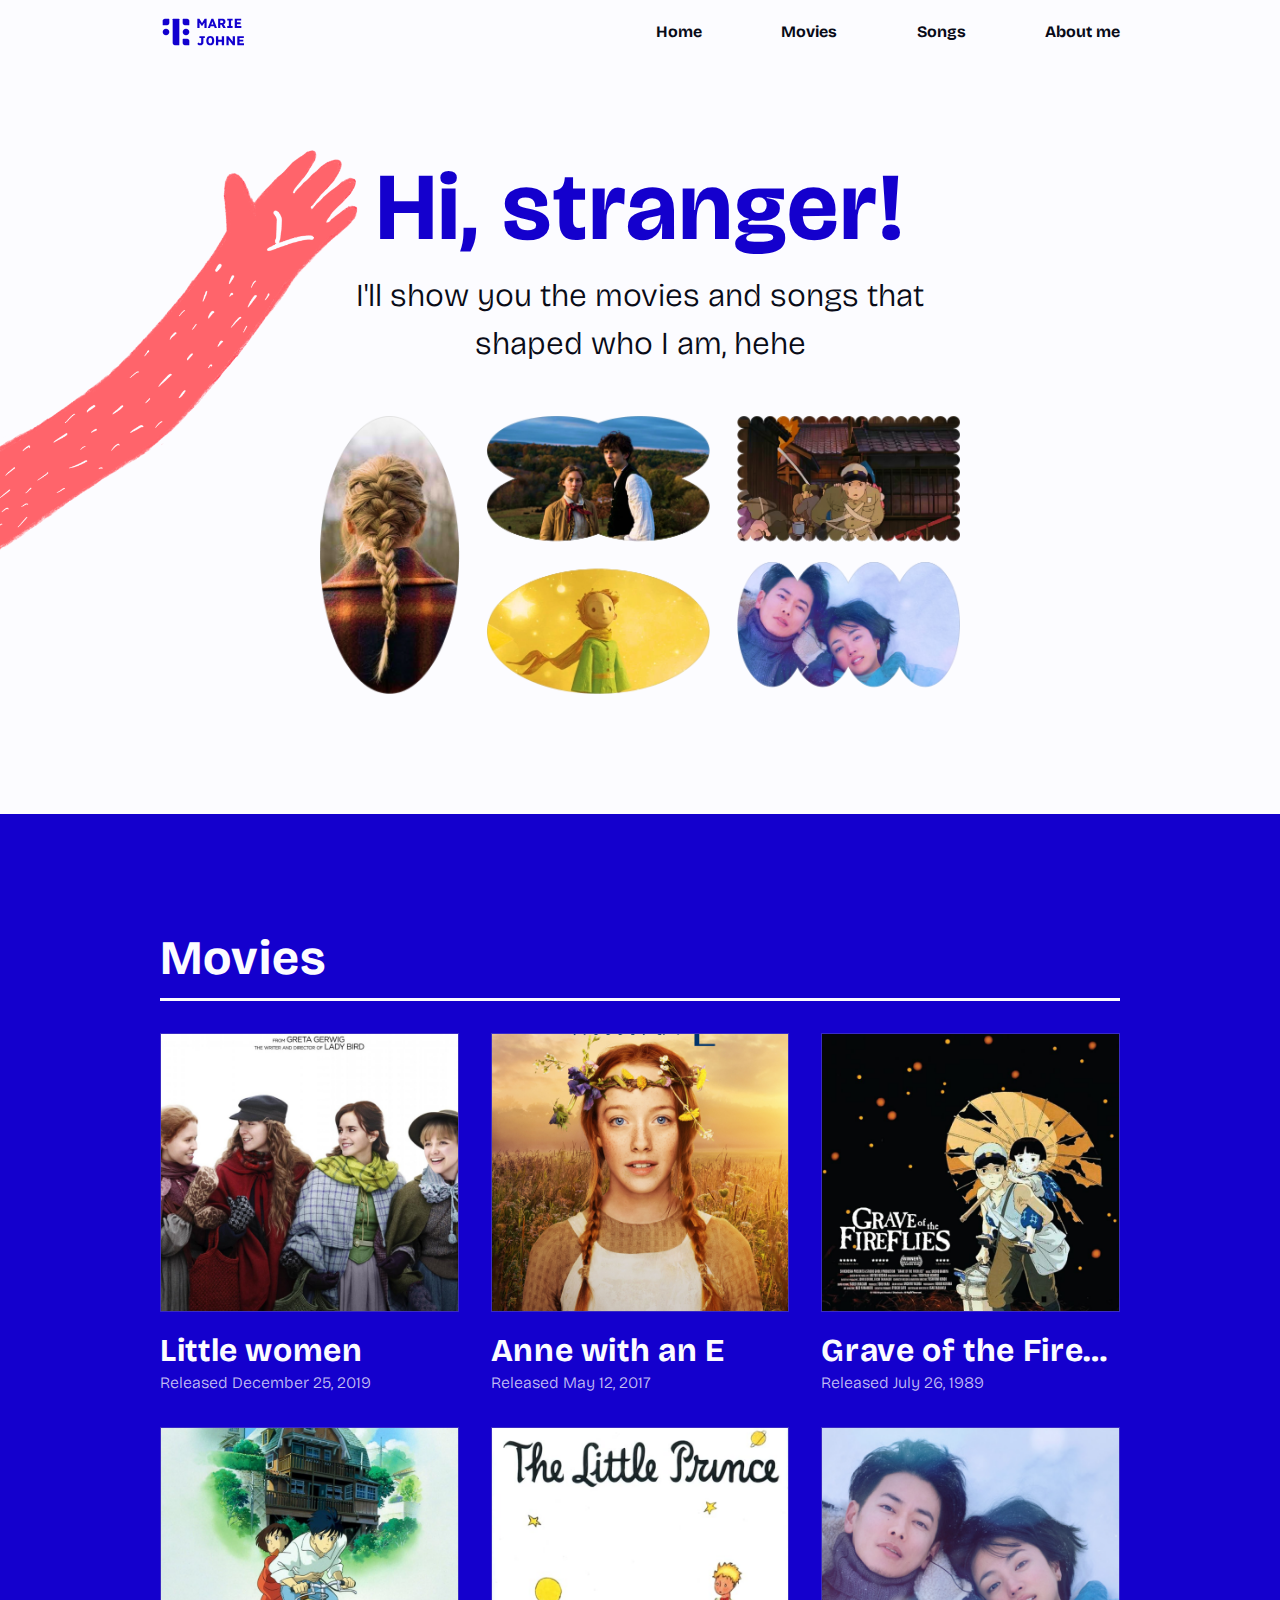
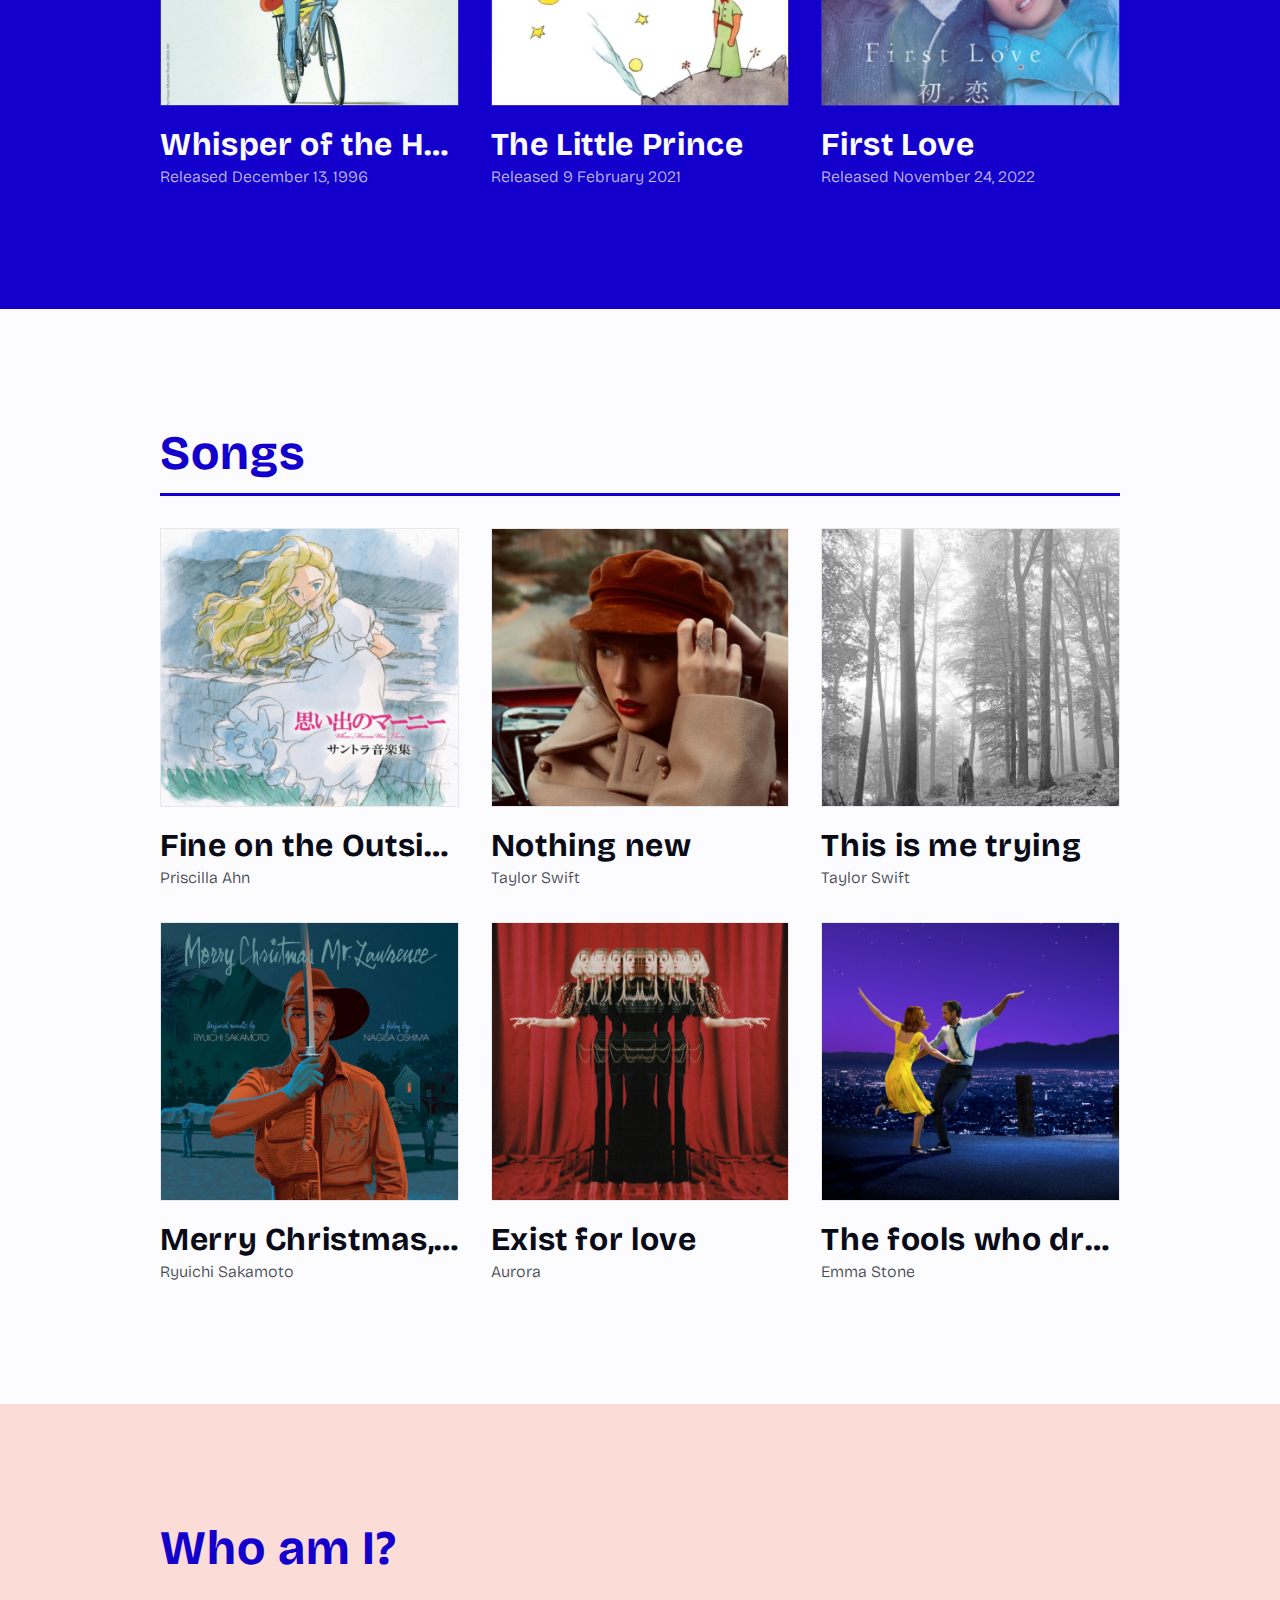
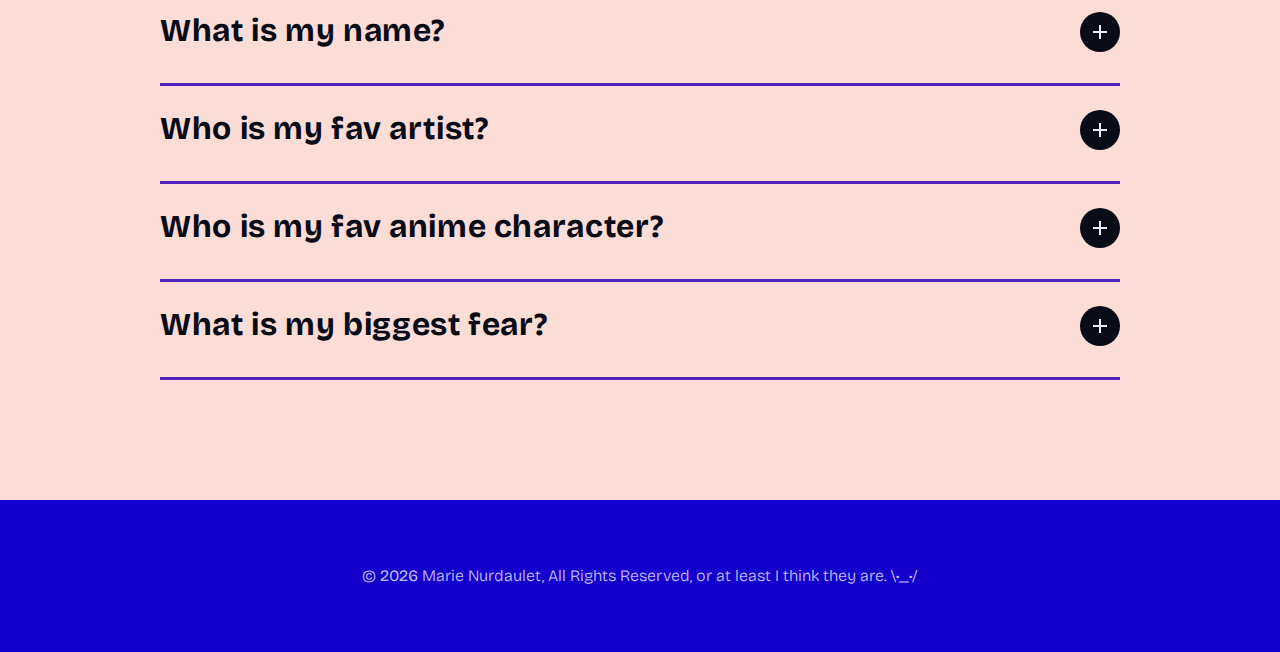
<file: index.html>
<!DOCTYPE html>
<html lang="en">

<head>
    <meta charset="UTF-8">
    <meta name="viewport" content="width=device-width, initial-scale=1.0">
    <link rel="stylesheet" href="css/reset.css">
    <link rel="stylesheet" href="css/style.css">
    <link rel="preconnect" href="https://fonts.googleapis.com">
    <link rel="preconnect" href="https://fonts.gstatic.com" crossorigin>
    <link
        href="https://fonts.googleapis.com/css2?family=Bricolage+Grotesque:opsz,wght@12..96,200..800&family=Faculty+Glyphic&display=swap"
        rel="stylesheet">
    <title>Home</title>
</head>

<body>
    <div class="skip"><a href="#main">Skip to Main Content</a></div>
    <header>
        <nav class="navbar" aria-label="Main navigation">
            <div class="menu">
                <img class="logo" src="img/logo.svg" alt="Marie Johne logo">
                <button class="hamburger">
                    <img class="menuIcon" src="img/menu.svg" alt="menu icon">
                    <img class="closeIcon" src="img/close.svg" alt="close icon">
                </button>
            </div>
            <ul class="nav-links">
                <li><a class="linkItem" href="#home">Home</a></li>
                <li><a class="linkItem" href="#movie_section">Movies</a></li>
                <li><a class="linkItem" href="#song_section">Songs</a></li>
                <li><a class="linkItem" href="#about_me_section">About me</a></li>
            </ul>
        </nav>
        <div class="hero" id="home">
            <h1>Hi, stranger!</h1>
            <p id="special"> I'll show you the movies and songs that shaped who I am, hehe</p>
            <img src="img/visual_small.png" alt="Pictures from movies and album covers">
        </div>
    </header>

    <main id="main">
        <div class="movies" id="movie_section">
            <div class="heading">
                <h2>Movies</h2>
                <hr>
            </div>
            <div class="card_1" tabindex="0" onclick="window.location='little_women.html';">
                <img src="img/little_women.png" alt="'Little women' movie poster">
                <div class="text">
                    <h3>Little women</h3>
                    <p>Released December 25, 2019</p>
                </div>
            </div>
            <div class="card_2" tabindex="0" onclick="window.location='anne.html';">
                <img src="img/anne.png" alt="'Anne with an E' movie poster">
                <div class="text">
                    <h3>Anne with an E</h3>
                    <p>Released May 12, 2017</p>
                </div>
            </div>
            <div class="card_3" tabindex="0" onclick="window.location='grave.html';">
                <img src="img/grave_of_fireflies.png" alt="'Grave of the Fireflies' movie poster">
                <div class="text">
                    <h3>Grave of the Fireflies</h3>
                    <p>Released July 26, 1989</p>
                </div>
            </div>
            <div class="card_4" tabindex="0" onclick="window.location='whisper.html';">
                <img src="img/whisper_of_the_heart.png" alt="'Whisper of the Heart ' movie poster">
                <div class="text">
                    <h3>Whisper of the Heart </h3>
                    <p>Released December 13, 1996</p>
                </div>
            </div>
            <div class="card_5" tabindex="0" onclick="window.location='prince.html';">
                <img src="img/little_prince.png" alt="'The Little Prince' movie poster">
                <div class="text">
                    <h3>The Little Prince</h3>
                    <p>Released 9 February 2021</p>
                </div>
            </div>
            <div class="card_6" tabindex="0" onclick="window.location='love.html';">
                <img src="img/first_love.png" alt="'First Love' movie poster">
                <div class="text">
                    <h3>First Love</h3>
                    <p>Released November 24, 2022</p>
                </div>
            </div>
        </div>

        <div class="songs" id="song_section">
            <div class="heading">
                <h2>Songs</h2>
                <hr>
            </div>
            <div class="card_1" tabindex="0" onclick="window.location='fine.html';">
                <img src="img/marnie.png" alt="Album cover of 'Fine on the Outside'">
                <div class="text">
                    <h3>Fine on the Outside</h3>
                    <p>Priscilla Ahn</p>
                </div>
            </div>
            <div class="card_2" tabindex="0" onclick="window.location='nothing.html';">
                <img src="img/red.png" alt="Album cover of 'Nothing new'">
                <div class="text">
                    <h3>Nothing new</h3>
                    <p>Taylor Swift</p>
                </div>
            </div>
            <div class="card_3" tabindex="0" onclick="window.location='trying.html';">
                <img src="img/folklore.png" alt="Album cover of 'This is me trying'">
                <div class="text">
                    <h3>This is me trying</h3>
                    <p>Taylor Swift</p>
                </div>
            </div>
            <div class="card_4" tabindex="0" onclick="window.location='lawrence.html';">
                <img src="img/lawrence.png" alt="Album cover of 'Merry Christmas, Mr. Lawrence'">
                <div class="text">
                    <h3>Merry Christmas, Mr. Lawrence</h3>
                    <p>Ryuichi Sakamoto</p>
                </div>
            </div>
            <div class="card_5" tabindex="0" onclick="window.location='exist.html';">
                <img src="img/aurora.png" alt="Album cover of 'Exist for love'">
                <div class="text">
                    <h3>Exist for love</h3>
                    <p>Aurora</p>
                </div>
            </div>
            <div class="card_6" tabindex="0" onclick="window.location='fools.html';">
                <img src="img/lalaland.png" alt="Album cover of 'The fools who dream'">
                <div class="text">
                    <h3>The fools who dream</h3>
                    <p>Emma Stone</p>
                </div>
            </div>

        </div>

        <div class="about_me" id="about_me_section">
            <div class="heading">
                <h2>Who am I?</h2>
            </div>
            <div class="faq">
                <div class="question">
                    <h3>What is my name?</h3>
                    <button class="extend_close">
                        <img class="faq_extend" src="img/extend.svg" alt="extend icon">
                        <img class="faq_close" src="img/close_question.svg" alt="close icon">
                    </button>
                </div>
                <div class="answer">
                    <p>My name is Marie Nurdaulet</p>
                </div>
            </div>

            <div class="faq">
                <div class="question">
                    <h3>Who is my fav artist?</h3>
                    <button class="extend_close">
                        <img class="faq_extend" src="img/extend.svg" alt="extend icon">
                        <img class="faq_close" src="img/close_question.svg" alt="close icon">
                    </button>
                </div>
                <div class="answer">
                    <p>My favourite artist is Taylor Swift</p>
                </div>
            </div>

            <div class="faq">
                <div class="question">
                    <h3>Who is my fav anime character?</h3>
                    <button class="extend_close">
                        <img class="faq_extend" src="img/extend.svg" alt="extend icon">
                        <img class="faq_close" src="img/close_question.svg" alt="close icon">
                    </button>
                </div>
                <div class="answer">
                    <p>My favourite anime character is Shizuku Tsukishima from "whisper of the heart"</p>
                </div>
            </div>

            <div class="faq">
                <div class="question">
                    <h3>What is my biggest fear?</h3>
                    <button class="extend_close">
                        <img class="faq_extend" src="img/extend.svg" alt="extend icon">
                        <img class="faq_close" src="img/close_question.svg" alt="close icon">
                    </button>
                </div>
                <div class="answer">
                    <p>My biggest fear is waking up one day, old, and realizing I never achieved my dreams</p>
                </div>
            </div>

        </div>

    </main>
    <footer>
        <div class="footer">
            <p>&copy; <span id="year"></span> Marie Nurdaulet, All Rights Reserved, or at least I think they are. \•_•/
            </p>
        </div>
    </footer>
    <script src="js/menu.js"></script>
    <script src="js/faq.js"></script>
    <script>
        document.getElementById("year").innerHTML = new Date().getFullYear();
    </script>
</body>

</html>
</file>
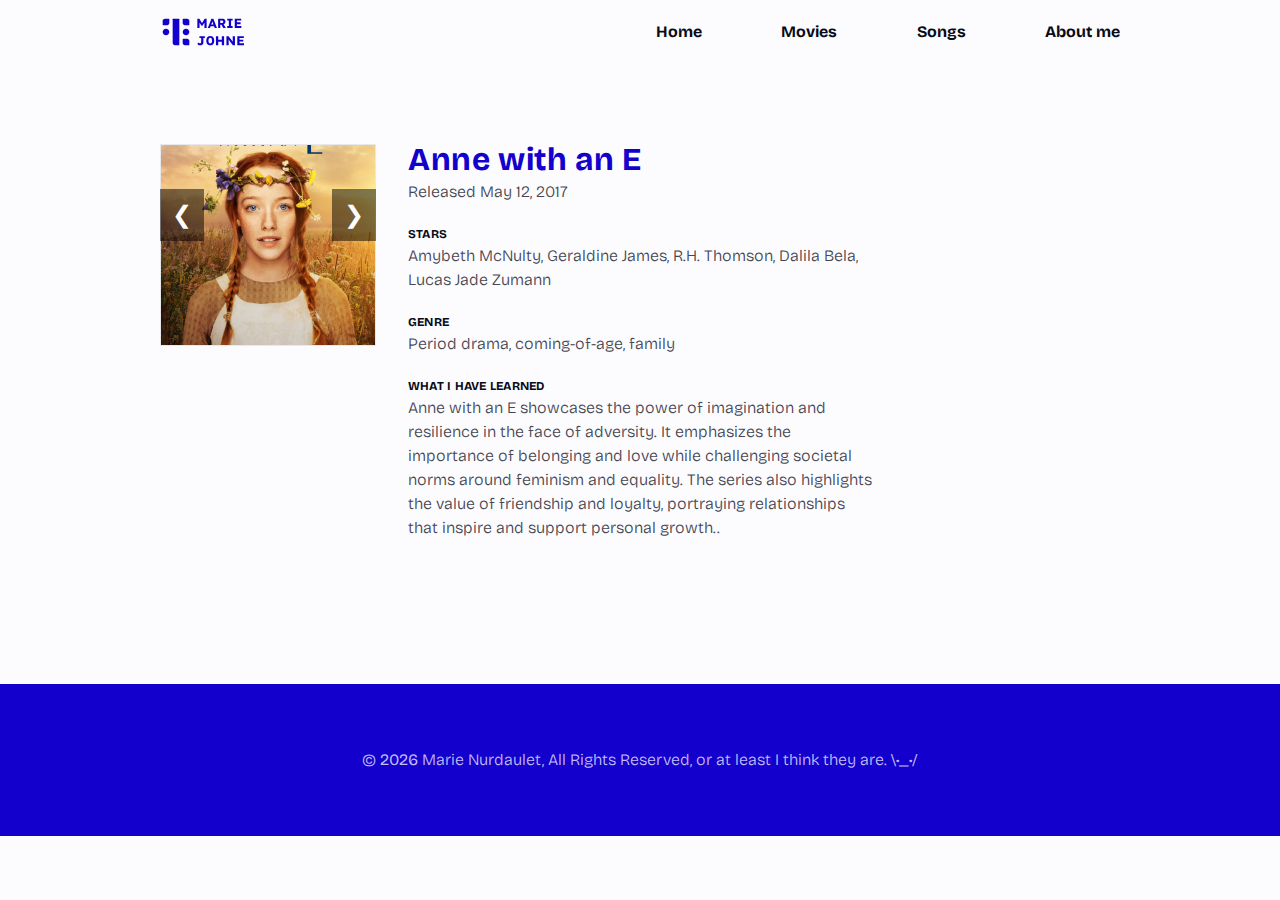
<file: anne.html>
<!DOCTYPE html>
<html lang="en">

<head>
    <meta charset="UTF-8">
    <meta name="viewport" content="width=device-width, initial-scale=1.0">
    <link rel="stylesheet" href="css/reset.css">
    <link rel="stylesheet" href="css/style.css">
    <link rel="preconnect" href="https://fonts.googleapis.com">
    <link rel="preconnect" href="https://fonts.gstatic.com" crossorigin>
    <link
        href="https://fonts.googleapis.com/css2?family=Bricolage+Grotesque:opsz,wght@12..96,200..800&family=Faculty+Glyphic&display=swap"
        rel="stylesheet">
    <title>Anne with an E</title>
</head>

<body>
    <div class="skip"><a href="#main">Skip to Main Content</a></div>
    <header>
        <nav class="navbar" aria-label="Main navigation">
            <div class="menu">
                <img class="logo" src="img/logo.svg" alt="Marie Johne logo">
                <button class="hamburger">
                    <img class="menuIcon" src="img/menu.svg" alt="menu icon">
                    <img class="closeIcon" src="img/close.svg" alt="close icon">
                </button>
            </div>
            <ul class="nav-links">
                <li><a class="linkItem" href="index.html#home">Home</a></li>
                <li><a class="linkItem" href="index.html#movie_section">Movies</a></li>
                <li><a class="linkItem" href="index.html#song_section">Songs</a></li>
                <li><a class="linkItem" href="index.html#about_me_section">About me</a></li>
            </ul>
        </nav>
    </header>

    <main id="main" class="details">
        <div class="slideshow">
            <img class="mySlides" src="img/anne.png" alt="1 scene from the movie">
            <img class="mySlides" src="img/anne_2.png" alt="2 scene from the movie">
            <img class="mySlides" src="img/anne_3.png" alt="3 scene from the movie">

            <button class="prev">&#10094;</button>
            <button class="next">&#10095;</button>
        </div>

        <div class="content">
            <div class="main_text">
                <h1>Anne with an E</h1>
                <p>Released May 12, 2017</p>
            </div>
            <div class="desc_1">
                <h2>Stars</h2>
                <p>Amybeth McNulty, Geraldine James, R.H. Thomson, Dalila Bela, Lucas Jade Zumann</p>
            </div>
            <div class="desc_2">
                <h2>Genre</h2>
                <p>Period drama, coming-of-age, family</p>
            </div>
            <div class="desc_3">
                <h2>What I Have Learned</h2>
                <p>Anne with an E showcases the power of imagination and resilience in the face of adversity. It emphasizes the importance of belonging and love while challenging societal norms around feminism and equality. The series also highlights the value of friendship and loyalty, portraying relationships that inspire and support personal growth..</p>
            </div>
        </div>

    </main>
    <footer>
        <div class="footer">
            <p>&copy; <span id="year"></span> Marie Nurdaulet, All Rights Reserved, or at least I think they are. \•_•/
            </p>
        </div>
    </footer>
    <script src="js/menu.js"></script>
    <script src="js/slider.js"></script>
    <script>
        document.getElementById("year").innerHTML = new Date().getFullYear();
    </script>
</body>

</html>
</file>
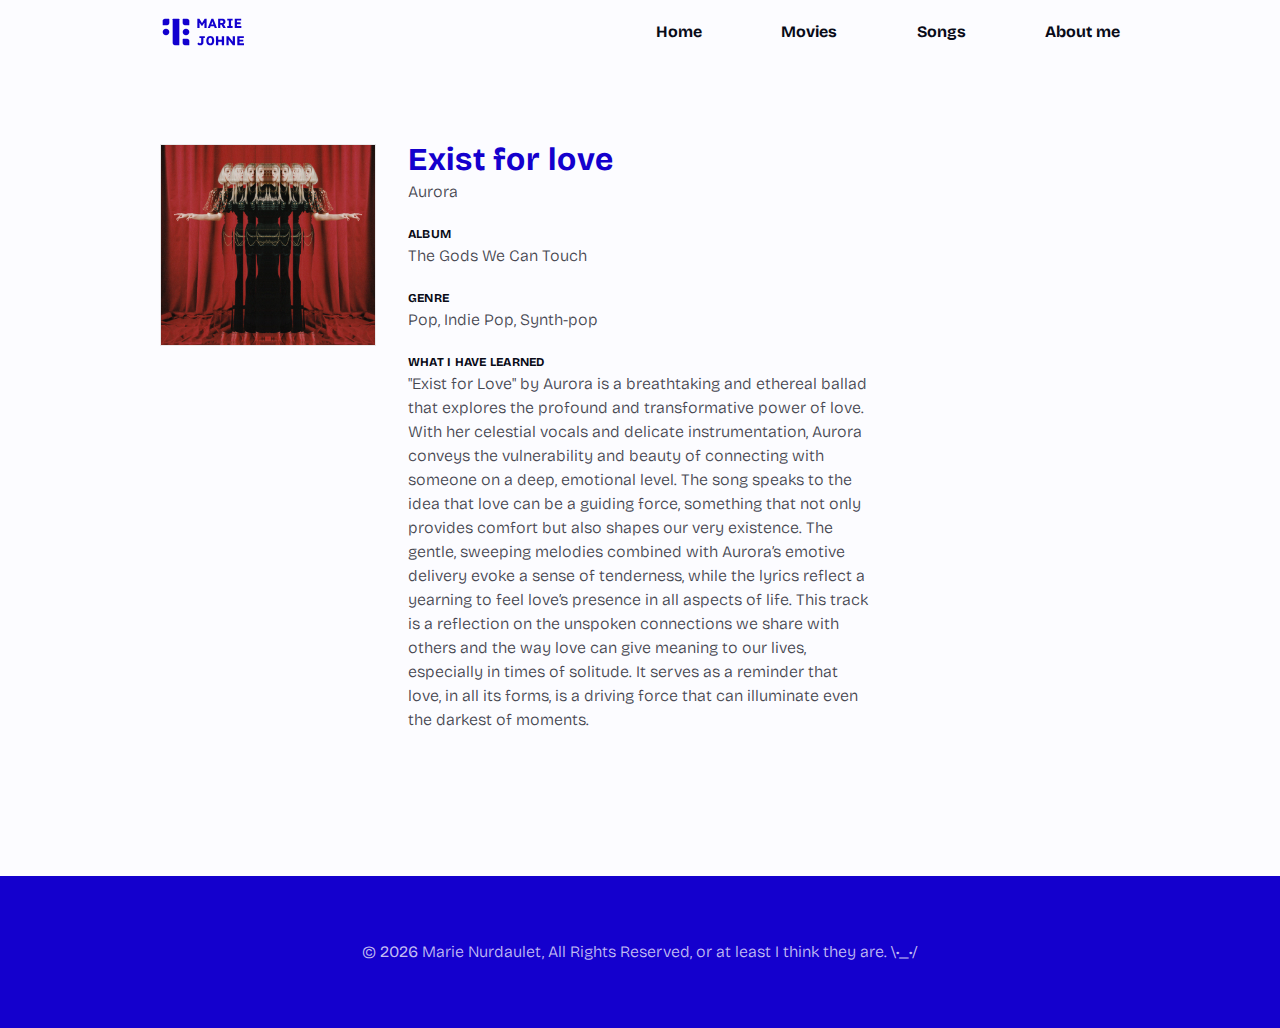
<file: exist.html>
<!DOCTYPE html>
<html lang="en">

<head>
    <meta charset="UTF-8">
    <meta name="viewport" content="width=device-width, initial-scale=1.0">
    <link rel="stylesheet" href="css/reset.css">
    <link rel="stylesheet" href="css/style.css">
    <link rel="preconnect" href="https://fonts.googleapis.com">
    <link rel="preconnect" href="https://fonts.gstatic.com" crossorigin>
    <link
        href="https://fonts.googleapis.com/css2?family=Bricolage+Grotesque:opsz,wght@12..96,200..800&family=Faculty+Glyphic&display=swap"
        rel="stylesheet">
    <title>Exist for love </title>
</head>

<body>
    <div class="skip"><a href="#main">Skip to Main Content</a></div>
    <header>
        <nav class="navbar" aria-label="Main navigation">
            <div class="menu">
                <img class="logo" src="img/logo.svg" alt="Marie Johne logo">
                <button class="hamburger">
                    <img class="menuIcon" src="img/menu.svg" alt="menu icon">
                    <img class="closeIcon" src="img/close.svg" alt="close icon">
                </button>
            </div>
            <ul class="nav-links">
                <li><a class="linkItem" href="index.html#home">Home</a></li>
                <li><a class="linkItem" href="index.html#movie_section">Movies</a></li>
                <li><a class="linkItem" href="index.html#song_section">Songs</a></li>
                <li><a class="linkItem" href="index.html#about_me_section">About me</a></li>
            </ul>
        </nav>
    </header>

    <main id="main" class="details">
        <div class="album">
            <img class="cover" src="img/aurora.png" alt="'Exist for love' album cover">
            <div class="music_player">
                <iframe src="https://www.youtube.com/embed/CJ4kQuRFsEM?si=GYJgCglMQps4F3MW" title="YouTube video player" allow="accelerometer; autoplay; clipboard-write; encrypted-media; gyroscope; picture-in-picture; web-share"
                    referrerpolicy="strict-origin-when-cross-origin" allowfullscreen></iframe>
            </div>
        </div>

        <div class="content">
            <div class="main_text">
                <h1>Exist for love</h1>
                <p>Aurora</p>
            </div>
            <div class="desc_1">
                <h2>Album</h2>
                <p>The Gods We Can Touch</p>
            </div>
            <div class="desc_2">
                <h2>Genre</h2>
                <p>Pop, Indie Pop, Synth-pop</p>
            </div>
            <div class="desc_3">
                <h2>What I Have Learned</h2>
                <p>"Exist for Love" by Aurora is a breathtaking and ethereal ballad that explores the profound and transformative power of love. With her celestial vocals and delicate instrumentation, Aurora conveys the vulnerability and beauty of connecting with someone on a deep, emotional level. The song speaks to the idea that love can be a guiding force, something that not only provides comfort but also shapes our very existence. The gentle, sweeping melodies combined with Aurora’s emotive delivery evoke a sense of tenderness, while the lyrics reflect a yearning to feel love’s presence in all aspects of life. This track is a reflection on the unspoken connections we share with others and the way love can give meaning to our lives, especially in times of solitude. It serves as a reminder that love, in all its forms, is a driving force that can illuminate even the darkest of moments.</p>
            </div>
        </div>

    </main>
    <footer>
        <div class="footer">
            <p>&copy; <span id="year"></span> Marie Nurdaulet, All Rights Reserved, or at least I think they are. \•_•/
            </p>
        </div>
    </footer>
    <script src="js/menu.js"></script>
    <script src="js/slider.js"></script>
    <script>
        document.getElementById("year").innerHTML = new Date().getFullYear();
    </script>
</body>

</html>
</file>
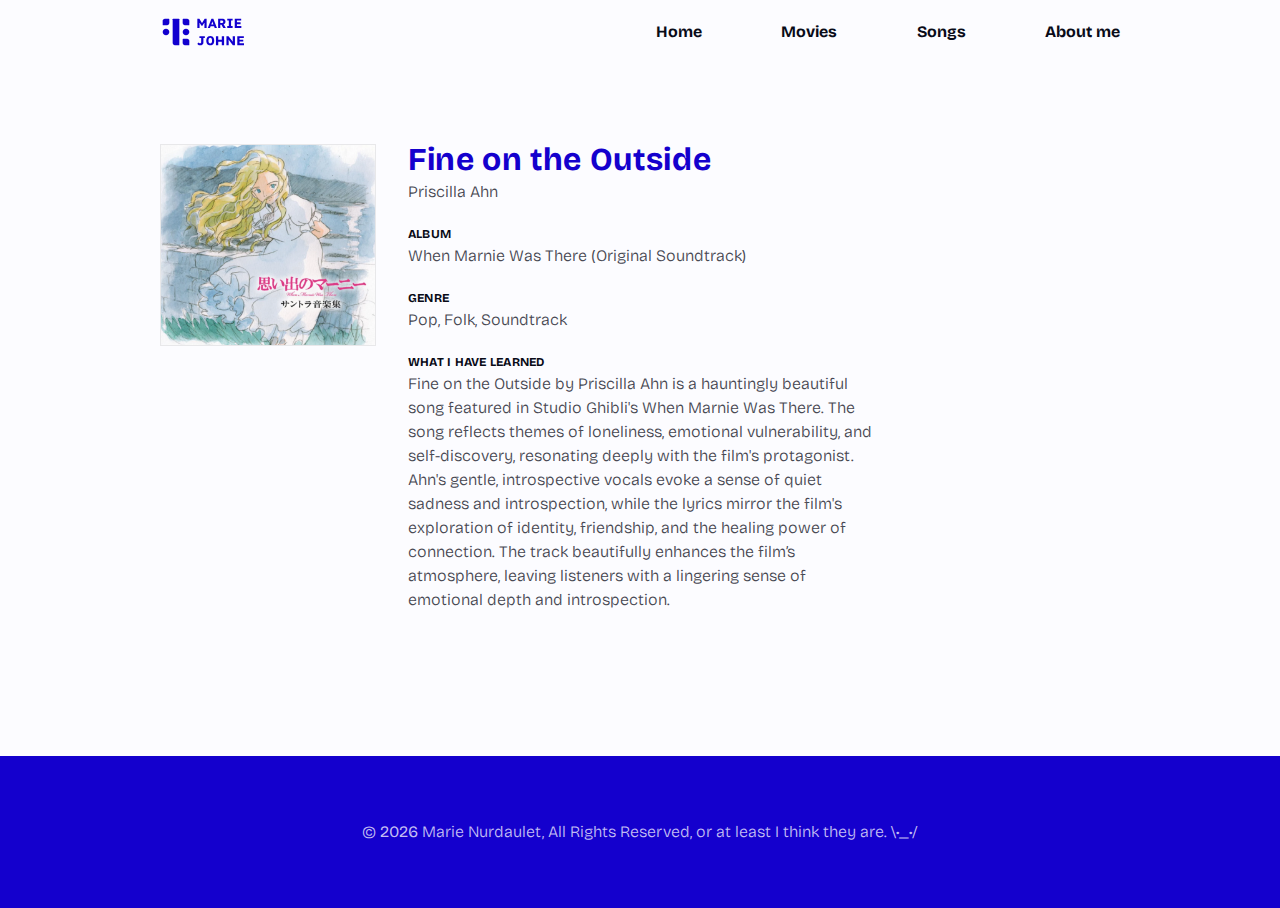
<file: fine.html>
<!DOCTYPE html>
<html lang="en">

<head>
    <meta charset="UTF-8">
    <meta name="viewport" content="width=device-width, initial-scale=1.0">
    <link rel="stylesheet" href="css/reset.css">
    <link rel="stylesheet" href="css/style.css">
    <link rel="preconnect" href="https://fonts.googleapis.com">
    <link rel="preconnect" href="https://fonts.gstatic.com" crossorigin>
    <link
        href="https://fonts.googleapis.com/css2?family=Bricolage+Grotesque:opsz,wght@12..96,200..800&family=Faculty+Glyphic&display=swap"
        rel="stylesheet">
    <title>Fine on the Outside </title>
</head>

<body>
    <div class="skip"><a href="#main">Skip to Main Content</a></div>
    <header>
        <nav class="navbar" aria-label="Main navigation">
            <div class="menu">
                <img class="logo" src="img/logo.svg" alt="Marie Johne logo">
                <button class="hamburger">
                    <img class="menuIcon" src="img/menu.svg" alt="menu icon">
                    <img class="closeIcon" src="img/close.svg" alt="close icon">
                </button>
            </div>
            <ul class="nav-links">
                <li><a class="linkItem" href="index.html#home">Home</a></li>
                <li><a class="linkItem" href="index.html#movie_section">Movies</a></li>
                <li><a class="linkItem" href="index.html#song_section">Songs</a></li>
                <li><a class="linkItem" href="index.html#about_me_section">About me</a></li>
            </ul>
        </nav>
    </header>

    <main id="main" class="details">
        <div class="album">
            <img class="cover" src="img/marnie.png" alt="'Fine on the outside' album cover">
            <div class="music_player">
                <iframe src="https://www.youtube.com/embed/cjr2WEGiUeY" frameborder="0" allow="accelerometer; autoplay; clipboard-write; encrypted-media; gyroscope; picture-in-picture" allowfullscreen title="Fine on the Outside by Priscilla Ahn"></iframe>
            </div>
        </div>

        <div class="content">
            <div class="main_text">
                <h1>Fine on the Outside</h1>
                <p>Priscilla Ahn</p>
            </div>
            <div class="desc_1">
                <h2>Album</h2>
                <p>When Marnie Was There (Original Soundtrack)</p>
            </div>
            <div class="desc_2">
                <h2>Genre</h2>
                <p>Pop, Folk, Soundtrack</p>
            </div>
            <div class="desc_3">
                <h2>What I Have Learned</h2>
                <p>Fine on the Outside by Priscilla Ahn is a hauntingly beautiful song featured in Studio Ghibli's When Marnie Was There. The song reflects themes of loneliness, emotional vulnerability, and self-discovery, resonating deeply with the film's protagonist. Ahn's gentle, introspective vocals evoke a sense of quiet sadness and introspection, while the lyrics mirror the film's exploration of identity, friendship, and the healing power of connection. The track beautifully enhances the film’s atmosphere, leaving listeners with a lingering sense of emotional depth and introspection.</p>
            </div>
        </div>

    </main>
    <footer>
        <div class="footer">
            <p>&copy; <span id="year"></span> Marie Nurdaulet, All Rights Reserved, or at least I think they are. \•_•/
            </p>
        </div>
    </footer>
    <script src="js/menu.js"></script>
    <script src="js/slider.js"></script>
    <script>
        document.getElementById("year").innerHTML = new Date().getFullYear();
    </script>
</body>

</html>
</file>
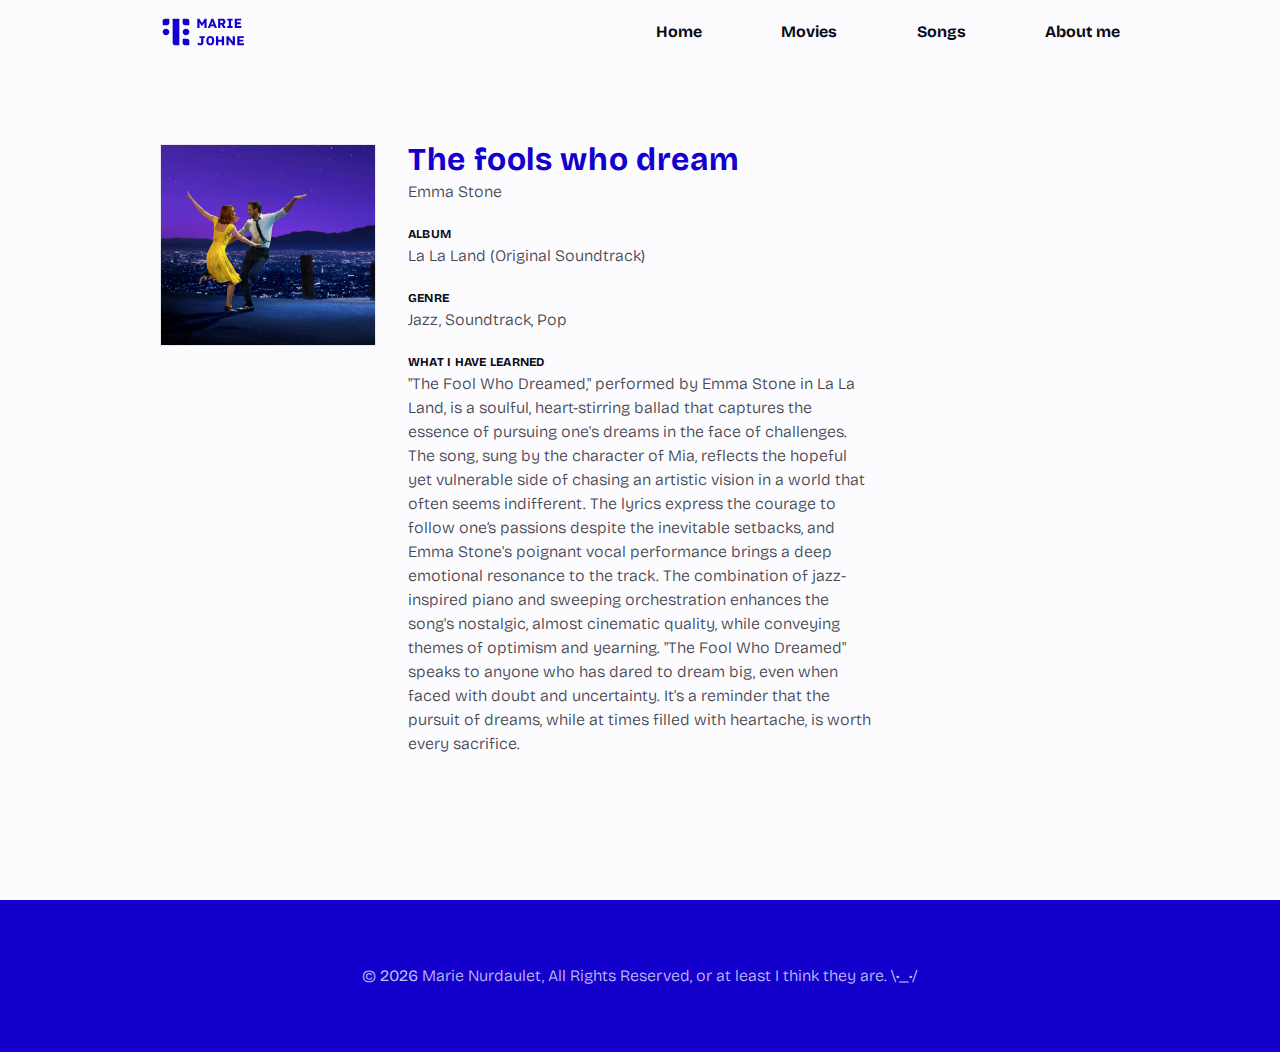
<file: fools.html>
<!DOCTYPE html>
<html lang="en">

<head>
    <meta charset="UTF-8">
    <meta name="viewport" content="width=device-width, initial-scale=1.0">
    <link rel="stylesheet" href="css/reset.css">
    <link rel="stylesheet" href="css/style.css">
    <link rel="preconnect" href="https://fonts.googleapis.com">
    <link rel="preconnect" href="https://fonts.gstatic.com" crossorigin>
    <link
        href="https://fonts.googleapis.com/css2?family=Bricolage+Grotesque:opsz,wght@12..96,200..800&family=Faculty+Glyphic&display=swap"
        rel="stylesheet">
    <title>The fools who dream </title>
</head>

<body>
    <div class="skip"><a href="#main">Skip to Main Content</a></div>
    <header>
        <nav class="navbar" aria-label="Main navigation">
            <div class="menu">
                <img class="logo" src="img/logo.svg" alt="Marie Johne logo">
                <button class="hamburger">
                    <img class="menuIcon" src="img/menu.svg" alt="menu icon">
                    <img class="closeIcon" src="img/close.svg" alt="close icon">
                </button>
            </div>
            <ul class="nav-links">
                <li><a class="linkItem" href="index.html#home">Home</a></li>
                <li><a class="linkItem" href="index.html#movie_section">Movies</a></li>
                <li><a class="linkItem" href="index.html#song_section">Songs</a></li>
                <li><a class="linkItem" href="index.html#about_me_section">About me</a></li>
            </ul>
        </nav>
    </header>

    <main id="main" class="details">
        <div class="album">
            <img class="cover" src="img/lalaland.png" alt="'The fools who dream' album cover">
            <div class="music_player">
                <iframe src="https://www.youtube.com/embed/FAmaskY8eXE?si=TIn9R8H59qhlUS68" title="YouTube video player"
                    allow="accelerometer; autoplay; clipboard-write; encrypted-media; gyroscope; picture-in-picture; web-share"
                    referrerpolicy="strict-origin-when-cross-origin" allowfullscreen></iframe>
            </div>
        </div>

        <div class="content">
            <div class="main_text">
                <h1>The fools who dream</h1>
                <p>Emma Stone</p>
            </div>
            <div class="desc_1">
                <h2>Album</h2>
                <p>La La Land (Original Soundtrack)</p>
            </div>
            <div class="desc_2">
                <h2>Genre</h2>
                <p>Jazz, Soundtrack, Pop</p>
            </div>
            <div class="desc_3">
                <h2>What I Have Learned</h2>
                <p>"The Fool Who Dreamed," performed by Emma Stone in La La Land, is a soulful, heart-stirring ballad that captures the essence of pursuing one's dreams in the face of challenges. The song, sung by the character of Mia, reflects the hopeful yet vulnerable side of chasing an artistic vision in a world that often seems indifferent. The lyrics express the courage to follow one’s passions despite the inevitable setbacks, and Emma Stone's poignant vocal performance brings a deep emotional resonance to the track. The combination of jazz-inspired piano and sweeping orchestration enhances the song's nostalgic, almost cinematic quality, while conveying themes of optimism and yearning. "The Fool Who Dreamed" speaks to anyone who has dared to dream big, even when faced with doubt and uncertainty. It's a reminder that the pursuit of dreams, while at times filled with heartache, is worth every sacrifice.</p>
            </div>
        </div>

    </main>
    <footer>
        <div class="footer">
            <p>&copy; <span id="year"></span> Marie Nurdaulet, All Rights Reserved, or at least I think they are. \•_•/
            </p>
        </div>
    </footer>
    <script src="js/menu.js"></script>
    <script src="js/slider.js"></script>
    <script>
        document.getElementById("year").innerHTML = new Date().getFullYear();
    </script>
</body>

</html>
</file>
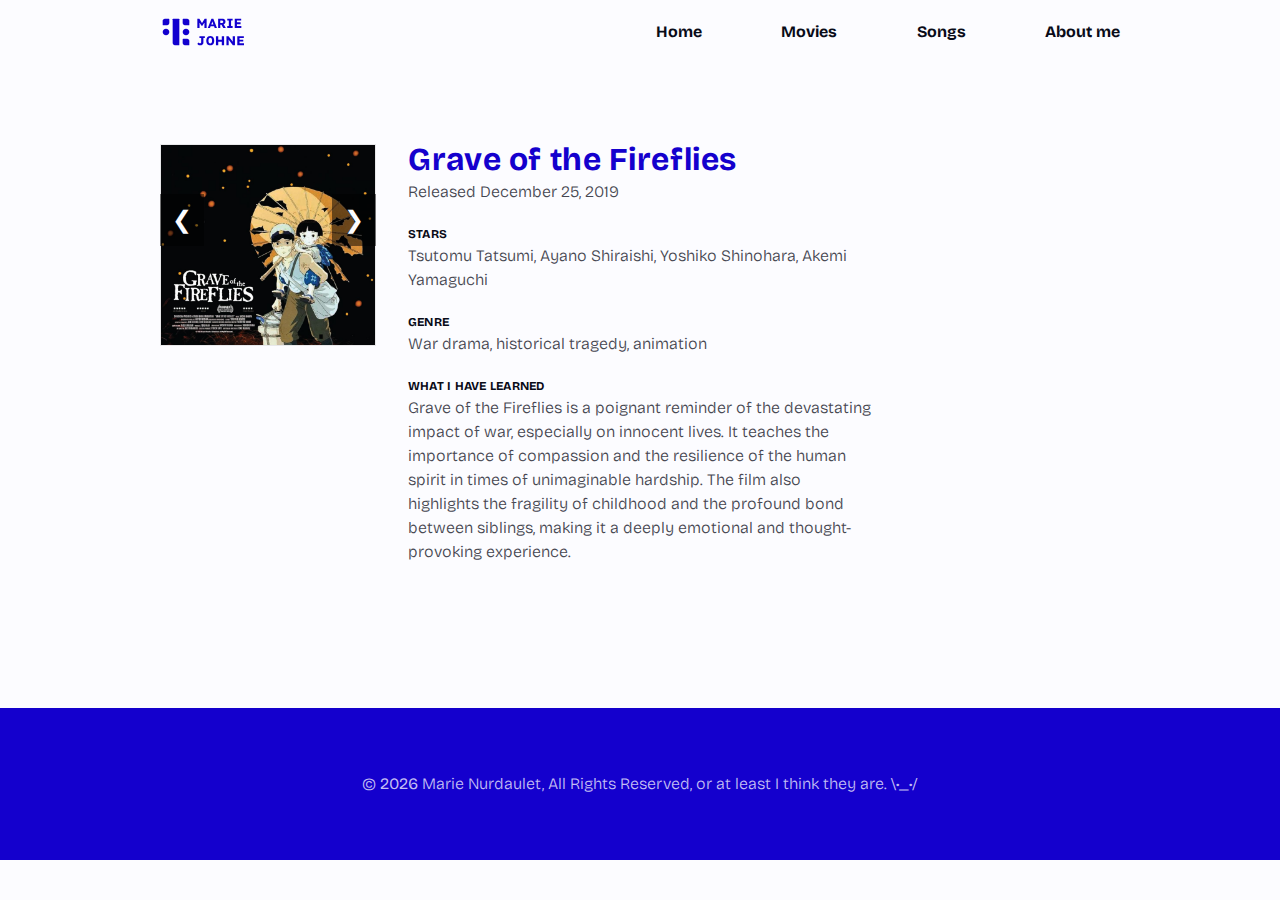
<file: grave.html>
<!DOCTYPE html>
<html lang="en">

<head>
    <meta charset="UTF-8">
    <meta name="viewport" content="width=device-width, initial-scale=1.0">
    <link rel="stylesheet" href="css/reset.css">
    <link rel="stylesheet" href="css/style.css">
    <link rel="preconnect" href="https://fonts.googleapis.com">
    <link rel="preconnect" href="https://fonts.gstatic.com" crossorigin>
    <link
        href="https://fonts.googleapis.com/css2?family=Bricolage+Grotesque:opsz,wght@12..96,200..800&family=Faculty+Glyphic&display=swap"
        rel="stylesheet">
    <title>Grave of the Fireflies</title>
</head>

<body>
    <div class="skip"><a href="#main">Skip to Main Content</a></div>
    <header>
        <nav class="navbar" aria-label="Main navigation">
            <div class="menu">
                <img class="logo" src="img/logo.svg" alt="Marie Johne logo">
                <button class="hamburger">
                    <img class="menuIcon" src="img/menu.svg" alt="menu icon">
                    <img class="closeIcon" src="img/close.svg" alt="close icon">
                </button>
            </div>
            <ul class="nav-links">
                <li><a class="linkItem" href="index.html#home">Home</a></li>
                <li><a class="linkItem" href="index.html#movie_section">Movies</a></li>
                <li><a class="linkItem" href="index.html#song_section">Songs</a></li>
                <li><a class="linkItem" href="index.html#about_me_section">About me</a></li>
            </ul>
        </nav>
    </header>

    <main id="main" class="details">
        <div class="slideshow">
            <img class="mySlides" src="img/grave_of_fireflies.png" alt="1 scene from the movie">
            <img class="mySlides" src="img/grave_of_fireflies_2.png" alt="2 scene from the movie">
            <img class="mySlides" src="img/grave_of_fireflies_3.png" alt="3 scene from the movie">

            <button class="prev">&#10094;</button>
            <button class="next">&#10095;</button>
        </div>

        <div class="content">
            <div class="main_text">
                <h1>Grave of the Fireflies</h1>
                <p>Released December 25, 2019</p>
            </div>
            <div class="desc_1">
                <h2>Stars</h2>
                <p>Tsutomu Tatsumi, Ayano Shiraishi, Yoshiko Shinohara, Akemi Yamaguchi</p>
            </div>
            <div class="desc_2">
                <h2>Genre</h2>
                <p>War drama, historical tragedy, animation</p>
            </div>
            <div class="desc_3">
                <h2>What I Have Learned</h2>
                <p>Grave of the Fireflies is a poignant reminder of the devastating impact of war, especially on innocent lives. It teaches the importance of compassion and the resilience of the human spirit in times of unimaginable hardship. The film also highlights the fragility of childhood and the profound bond between siblings, making it a deeply emotional and thought-provoking experience.</p>
            </div>
        </div>

    </main>
    <footer>
        <div class="footer">
            <p>&copy; <span id="year"></span> Marie Nurdaulet, All Rights Reserved, or at least I think they are. \•_•/
            </p>
        </div>
    </footer>
    <script src="js/menu.js"></script>
    <script src="js/slider.js"></script>
    <script>
        document.getElementById("year").innerHTML = new Date().getFullYear();
    </script>
</body>

</html>
</file>
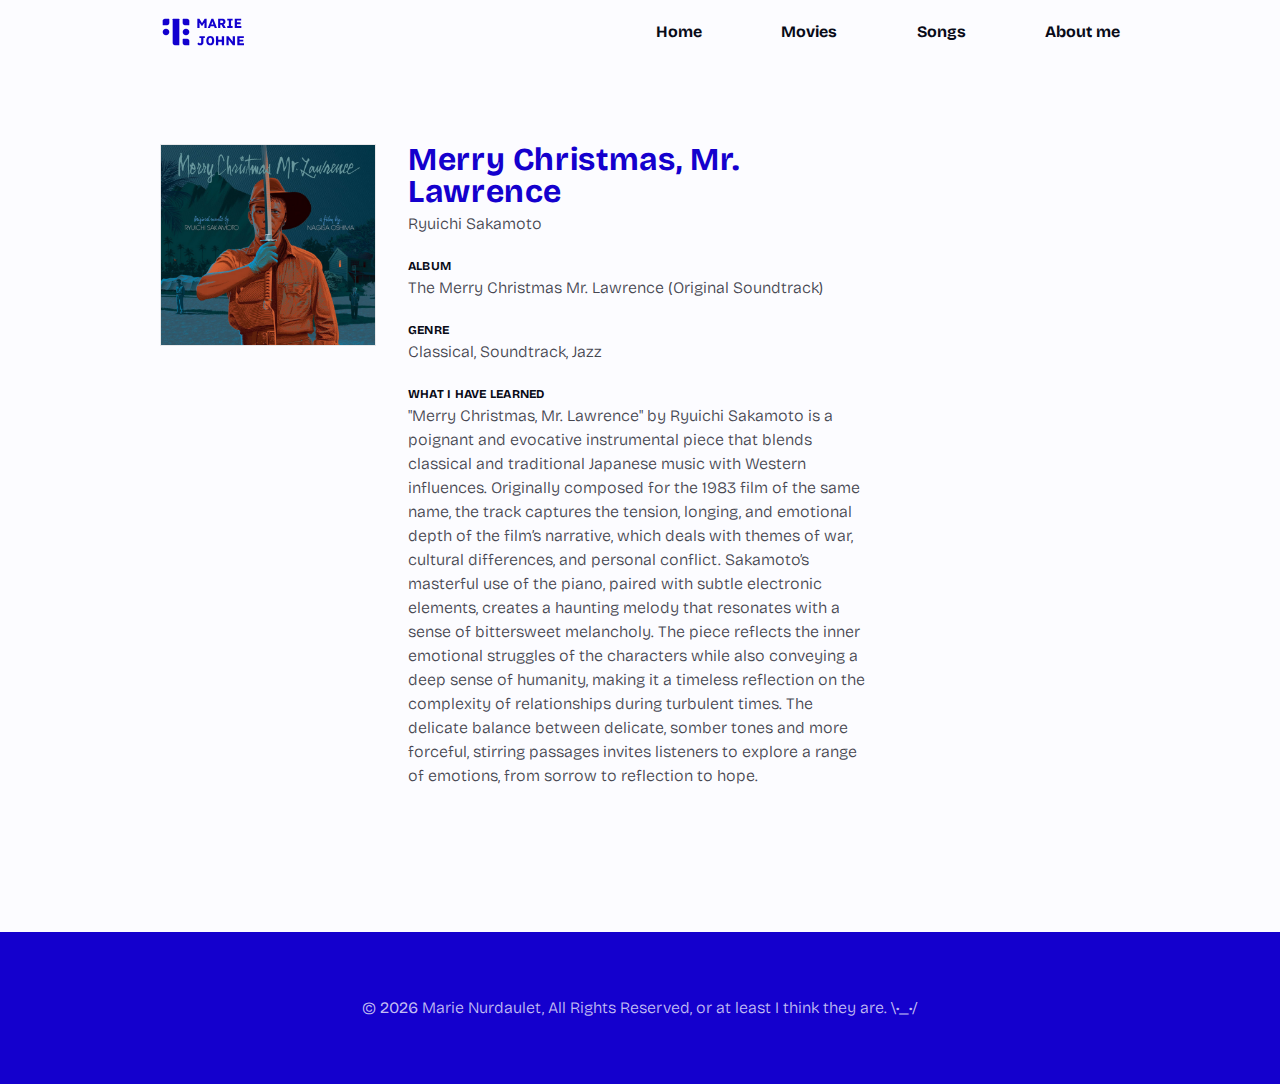
<file: lawrence.html>
<!DOCTYPE html>
<html lang="en">

<head>
    <meta charset="UTF-8">
    <meta name="viewport" content="width=device-width, initial-scale=1.0">
    <link rel="stylesheet" href="css/reset.css">
    <link rel="stylesheet" href="css/style.css">
    <link rel="preconnect" href="https://fonts.googleapis.com">
    <link rel="preconnect" href="https://fonts.gstatic.com" crossorigin>
    <link
        href="https://fonts.googleapis.com/css2?family=Bricolage+Grotesque:opsz,wght@12..96,200..800&family=Faculty+Glyphic&display=swap"
        rel="stylesheet">
    <title>Merry Christmas, Mr. Lawrence </title>
</head>

<body>
    <div class="skip"><a href="#main">Skip to Main Content</a></div>
    <header>
        <nav class="navbar" aria-label="Main navigation">
            <div class="menu">
                <img class="logo" src="img/logo.svg" alt="Marie Johne logo">
                <button class="hamburger">
                    <img class="menuIcon" src="img/menu.svg" alt="menu icon">
                    <img class="closeIcon" src="img/close.svg" alt="close icon">
                </button>
            </div>
            <ul class="nav-links">
                <li><a class="linkItem" href="index.html#home">Home</a></li>
                <li><a class="linkItem" href="index.html#movie_section">Movies</a></li>
                <li><a class="linkItem" href="index.html#song_section">Songs</a></li>
                <li><a class="linkItem" href="index.html#about_me_section">About me</a></li>
            </ul>
        </nav>
    </header>

    <main id="main" class="details">
        <div class="album">
            <img class="cover" src="img/lawrence.png" alt="'Merry Christmas, Mr. Lawrence' album cover">
            <div class="music_player">
                <iframe src="https://www.youtube.com/embed/1OZDaRhHHyM?si=NSx5SW1Ku-hG3M55" title="YouTube video player"
                    allow="accelerometer; autoplay; clipboard-write; encrypted-media; gyroscope; picture-in-picture; web-share"
                    referrerpolicy="strict-origin-when-cross-origin" allowfullscreen></iframe>
            </div>
        </div>

        <div class="content">
            <div class="main_text">
                <h1>Merry Christmas, Mr. Lawrence</h1>
                <p>Ryuichi Sakamoto</p>
            </div>
            <div class="desc_1">
                <h2>Album</h2>
                <p>The Merry Christmas Mr. Lawrence (Original Soundtrack)</p>
            </div>
            <div class="desc_2">
                <h2>Genre</h2>
                <p>Classical, Soundtrack, Jazz</p>
            </div>
            <div class="desc_3">
                <h2>What I Have Learned</h2>
                <p>"Merry Christmas, Mr. Lawrence" by Ryuichi Sakamoto is a poignant and evocative instrumental piece that blends classical and traditional Japanese music with Western influences. Originally composed for the 1983 film of the same name, the track captures the tension, longing, and emotional depth of the film’s narrative, which deals with themes of war, cultural differences, and personal conflict. Sakamoto’s masterful use of the piano, paired with subtle electronic elements, creates a haunting melody that resonates with a sense of bittersweet melancholy. The piece reflects the inner emotional struggles of the characters while also conveying a deep sense of humanity, making it a timeless reflection on the complexity of relationships during turbulent times. The delicate balance between delicate, somber tones and more forceful, stirring passages invites listeners to explore a range of emotions, from sorrow to reflection to hope.</p>
            </div>
        </div>

    </main>
    <footer>
        <div class="footer">
            <p>&copy; <span id="year"></span> Marie Nurdaulet, All Rights Reserved, or at least I think they are. \•_•/
            </p>
        </div>
    </footer>
    <script src="js/menu.js"></script>
    <script src="js/slider.js"></script>
    <script>
        document.getElementById("year").innerHTML = new Date().getFullYear();
    </script>
</body>

</html>
</file>
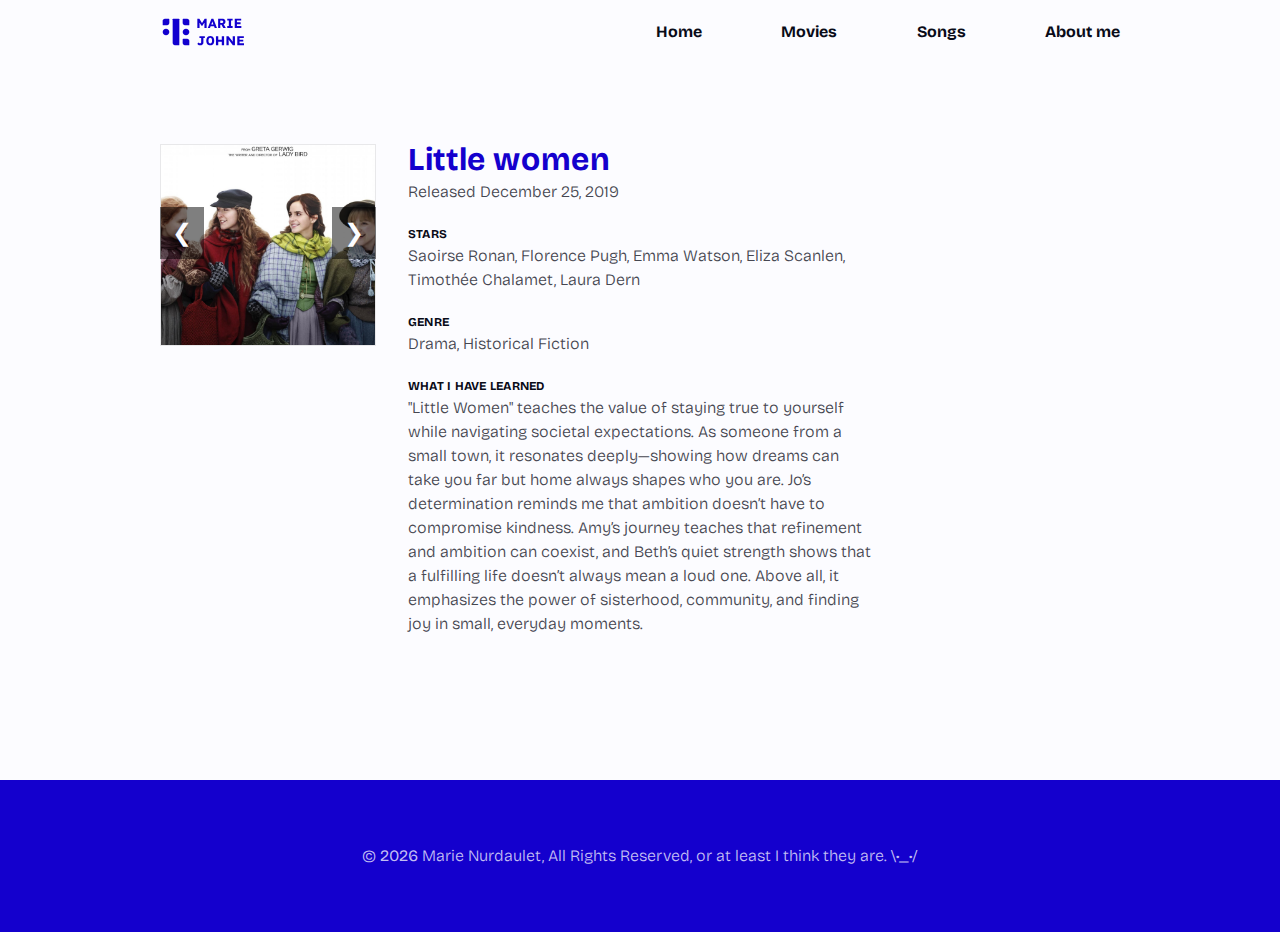
<file: little_women.html>
<!DOCTYPE html>
<html lang="en">

<head>
    <meta charset="UTF-8">
    <meta name="viewport" content="width=device-width, initial-scale=1.0">
    <link rel="stylesheet" href="css/reset.css">
    <link rel="stylesheet" href="css/style.css">
    <link rel="preconnect" href="https://fonts.googleapis.com">
    <link rel="preconnect" href="https://fonts.gstatic.com" crossorigin>
    <link
        href="https://fonts.googleapis.com/css2?family=Bricolage+Grotesque:opsz,wght@12..96,200..800&family=Faculty+Glyphic&display=swap"
        rel="stylesheet">
    <title>Little Women</title>
</head>

<body>
    <div class="skip"><a href="#main">Skip to Main Content</a></div>
    <header>
        <nav class="navbar" aria-label="Main navigation">
            <div class="menu">
                <img class="logo" src="img/logo.svg" alt="Marie Johne logo">
                <button class="hamburger">
                    <img class="menuIcon" src="img/menu.svg" alt="menu icon">
                    <img class="closeIcon" src="img/close.svg" alt="close icon">
                </button>
            </div>
            <ul class="nav-links">
                <li><a class="linkItem" href="index.html#home">Home</a></li>
                <li><a class="linkItem" href="index.html#movie_section">Movies</a></li>
                <li><a class="linkItem" href="index.html#song_section">Songs</a></li>
                <li><a class="linkItem" href="index.html#about_me_section">About me</a></li>
            </ul>
        </nav>
    </header>

    <main id="main" class="details">
        <div class="slideshow">
            <img class="mySlides" src="img/little_women.png" alt="1 scene from the movie">
            <img class="mySlides" src="img/little_women_2.png" alt="2 scene from the movie">
            <img class="mySlides" src="img/little_women_3.png" alt="3 scene from the movie">

            <button class="prev">&#10094;</button>
            <button class="next">&#10095;</button>
        </div>

        <div class="content">
            <div class="main_text">
                <h1>Little women</h1>
                <p>Released December 25, 2019</p>
            </div>
            <div class="desc_1">
                <h2>Stars</h2>
                <p>Saoirse Ronan, Florence Pugh, Emma Watson, Eliza Scanlen, Timothée Chalamet, Laura Dern</p>
            </div>
            <div class="desc_2">
                <h2>Genre</h2>
                <p>Drama, Historical Fiction</p>
            </div>
            <div class="desc_3">
                <h2>What I Have Learned</h2>
                <p>"Little Women" teaches the value of staying true to yourself while navigating societal expectations.
                    As someone from a small town, it resonates deeply—showing how dreams can take you far but home
                    always shapes who you are. Jo’s determination reminds me that ambition doesn’t have to compromise
                    kindness. Amy’s journey teaches that refinement and ambition can coexist, and Beth’s quiet strength
                    shows that a fulfilling life doesn’t always mean a loud one. Above all, it emphasizes the power of
                    sisterhood, community, and finding joy in small, everyday moments.</p>
            </div>
        </div>

    </main>
    <footer>
        <div class="footer">
            <p>&copy; <span id="year"></span> Marie Nurdaulet, All Rights Reserved, or at least I think they are. \•_•/
            </p>
        </div>
    </footer>
    <script src="js/menu.js"></script>
    <script src="js/slider.js"></script>
    <script>
        document.getElementById("year").innerHTML = new Date().getFullYear();
    </script>
</body>

</html>
</file>
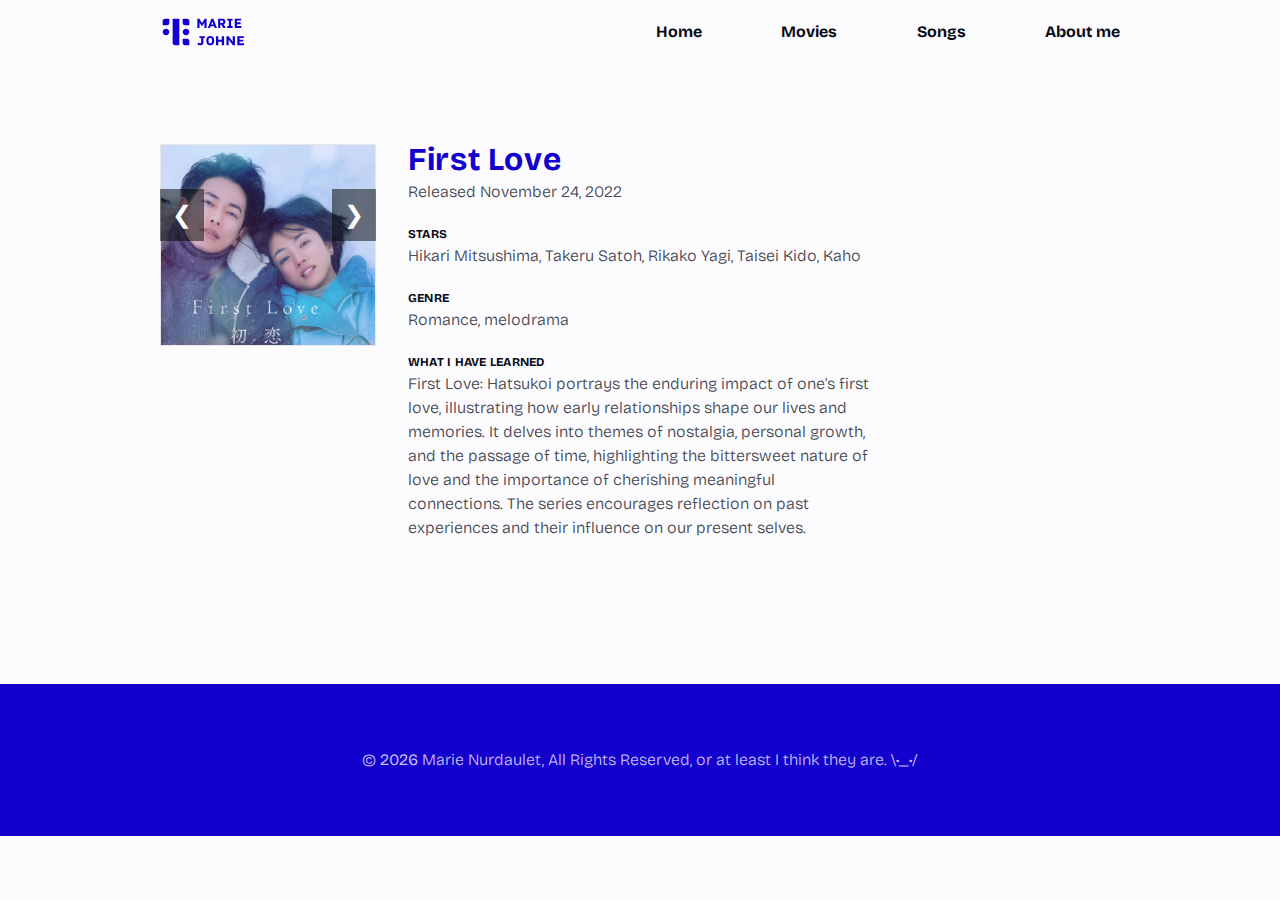
<file: love.html>
<!DOCTYPE html>
<html lang="en">

<head>
    <meta charset="UTF-8">
    <meta name="viewport" content="width=device-width, initial-scale=1.0">
    <link rel="stylesheet" href="css/reset.css">
    <link rel="stylesheet" href="css/style.css">
    <link rel="preconnect" href="https://fonts.googleapis.com">
    <link rel="preconnect" href="https://fonts.gstatic.com" crossorigin>
    <link
        href="https://fonts.googleapis.com/css2?family=Bricolage+Grotesque:opsz,wght@12..96,200..800&family=Faculty+Glyphic&display=swap"
        rel="stylesheet">
    <title>First Love </title>
</head>

<body>
    <div class="skip"><a href="#main">Skip to Main Content</a></div>
    <header>
        <nav class="navbar" aria-label="Main navigation">
            <div class="menu">
                <img class="logo" src="img/logo.svg" alt="Marie Johne logo">
                <button class="hamburger">
                    <img class="menuIcon" src="img/menu.svg" alt="menu icon">
                    <img class="closeIcon" src="img/close.svg" alt="close icon">
                </button>
            </div>
            <ul class="nav-links">
                <li><a class="linkItem" href="index.html#home">Home</a></li>
                <li><a class="linkItem" href="index.html#movie_section">Movies</a></li>
                <li><a class="linkItem" href="index.html#song_section">Songs</a></li>
                <li><a class="linkItem" href="index.html#about_me_section">About me</a></li>
            </ul>
        </nav>
    </header>

    <main id="main" class="details">
        <div class="slideshow">
            <img class="mySlides" src="img/first_love.png" alt="1 scene from the movie">
            <img class="mySlides" src="img/first_love_2.png" alt="2 scene from the movie">
            <img class="mySlides" src="img/first_love_3.png" alt="3 scene from the movie">

            <button class="prev">&#10094;</button>
            <button class="next">&#10095;</button>
        </div>

        <div class="content">
            <div class="main_text">
                <h1>First Love</h1>
                <p>Released November 24, 2022</p>
            </div>
            <div class="desc_1">
                <h2>Stars</h2>
                <p>Hikari Mitsushima, Takeru Satoh, Rikako Yagi, Taisei Kido, Kaho</p>
            </div>
            <div class="desc_2">
                <h2>Genre</h2>
                <p>Romance, melodrama</p>
            </div>
            <div class="desc_3">
                <h2>What I Have Learned</h2>
                <p>First Love: Hatsukoi portrays the enduring impact of one's first love, illustrating how early relationships shape our lives and memories. It delves into themes of nostalgia, personal growth, and the passage of time, highlighting the bittersweet nature of love and the importance of cherishing meaningful connections. The series encourages reflection on past experiences and their influence on our present selves.</p>
            </div>
        </div>

    </main>
    <footer>
        <div class="footer">
            <p>&copy; <span id="year"></span> Marie Nurdaulet, All Rights Reserved, or at least I think they are. \•_•/
            </p>
        </div>
    </footer>
    <script src="js/menu.js"></script>
    <script src="js/slider.js"></script>
    <script>
        document.getElementById("year").innerHTML = new Date().getFullYear();
    </script>
</body>

</html>
</file>
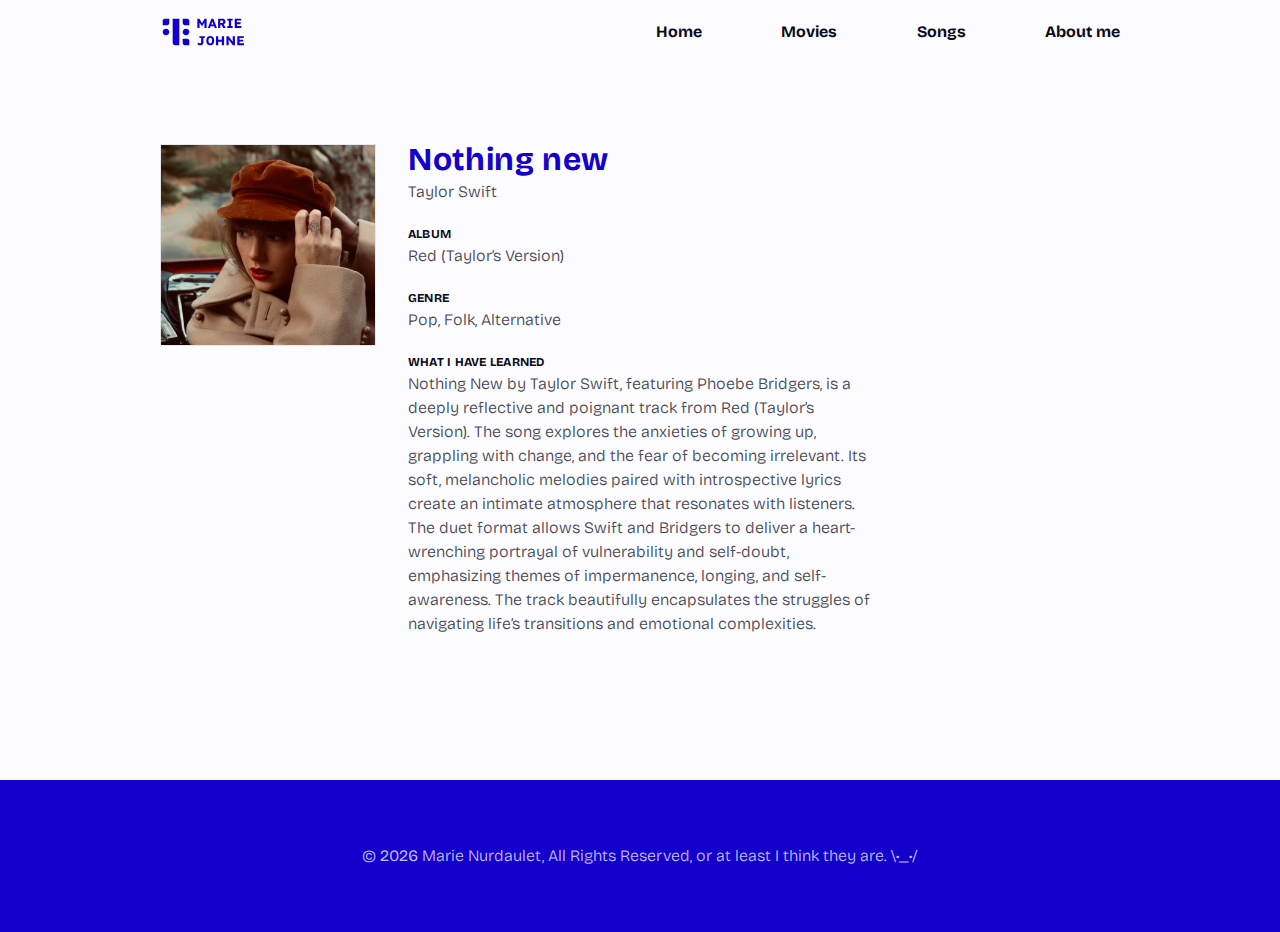
<file: nothing.html>
<!DOCTYPE html>
<html lang="en">

<head>
    <meta charset="UTF-8">
    <meta name="viewport" content="width=device-width, initial-scale=1.0">
    <link rel="stylesheet" href="css/reset.css">
    <link rel="stylesheet" href="css/style.css">
    <link rel="preconnect" href="https://fonts.googleapis.com">
    <link rel="preconnect" href="https://fonts.gstatic.com" crossorigin>
    <link
        href="https://fonts.googleapis.com/css2?family=Bricolage+Grotesque:opsz,wght@12..96,200..800&family=Faculty+Glyphic&display=swap"
        rel="stylesheet">
    <title>Nothing new </title>
</head>

<body>
    <div class="skip"><a href="#main">Skip to Main Content</a></div>
    <header>
        <nav class="navbar" aria-label="Main navigation">
            <div class="menu">
                <img class="logo" src="img/logo.svg" alt="Marie Johne logo">
                <button class="hamburger">
                    <img class="menuIcon" src="img/menu.svg" alt="menu icon">
                    <img class="closeIcon" src="img/close.svg" alt="close icon">
                </button>
            </div>
            <ul class="nav-links">
                <li><a class="linkItem" href="index.html#home">Home</a></li>
                <li><a class="linkItem" href="index.html#movie_section">Movies</a></li>
                <li><a class="linkItem" href="index.html#song_section">Songs</a></li>
                <li><a class="linkItem" href="index.html#about_me_section">About me</a></li>
            </ul>
        </nav>
    </header>

    <main id="main" class="details">
        <div class="album">
            <img class="cover" src="img/red.png" alt="'Nothing new' album cover">
            <div class="music_player">
                <iframe src="https://www.youtube.com/embed/hA5QN7XRZgk?si=0xgsEsfP6SCH8t8a" title="YouTube video player" allow="accelerometer; autoplay; clipboard-write; encrypted-media; gyroscope; picture-in-picture; web-share" referrerpolicy="strict-origin-when-cross-origin" allowfullscreen></iframe>
            </div>
        </div>

        <div class="content">
            <div class="main_text">
                <h1>Nothing new</h1>
                <p>Taylor Swift</p>
            </div>
            <div class="desc_1">
                <h2>Album</h2>
                <p>Red (Taylor’s Version)</p>
            </div>
            <div class="desc_2">
                <h2>Genre</h2>
                <p>Pop, Folk, Alternative</p>
            </div>
            <div class="desc_3">
                <h2>What I Have Learned</h2>
                <p>Nothing New by Taylor Swift, featuring Phoebe Bridgers, is a deeply reflective and poignant track from Red (Taylor’s Version). The song explores the anxieties of growing up, grappling with change, and the fear of becoming irrelevant. Its soft, melancholic melodies paired with introspective lyrics create an intimate atmosphere that resonates with listeners. The duet format allows Swift and Bridgers to deliver a heart-wrenching portrayal of vulnerability and self-doubt, emphasizing themes of impermanence, longing, and self-awareness. The track beautifully encapsulates the struggles of navigating life’s transitions and emotional complexities.</p>
            </div>
        </div>

    </main>
    <footer>
        <div class="footer">
            <p>&copy; <span id="year"></span> Marie Nurdaulet, All Rights Reserved, or at least I think they are. \•_•/
            </p>
        </div>
    </footer>
    <script src="js/menu.js"></script>
    <script src="js/slider.js"></script>
    <script>
        document.getElementById("year").innerHTML = new Date().getFullYear();
    </script>
</body>

</html>
</file>
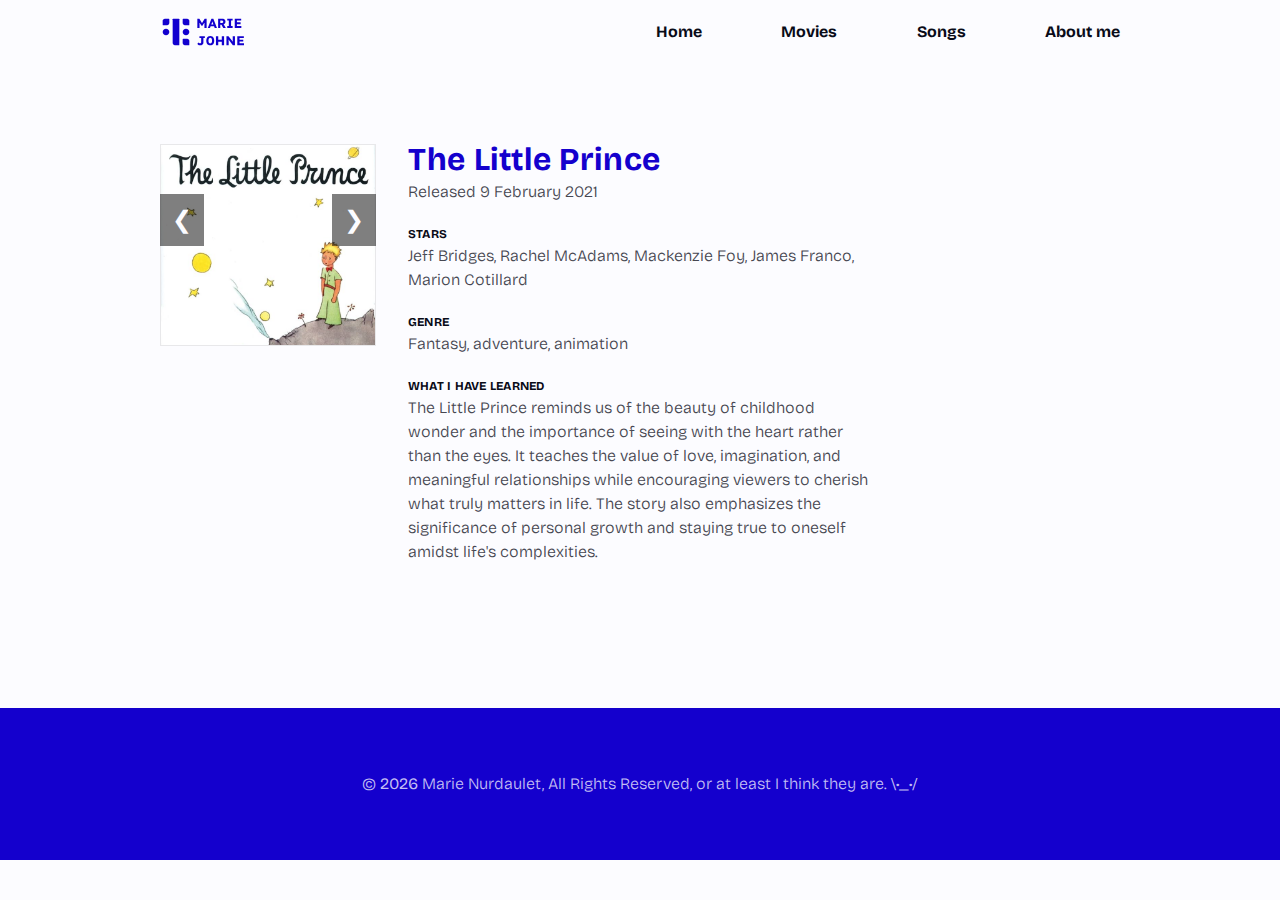
<file: prince.html>
<!DOCTYPE html>
<html lang="en">

<head>
    <meta charset="UTF-8">
    <meta name="viewport" content="width=device-width, initial-scale=1.0">
    <link rel="stylesheet" href="css/reset.css">
    <link rel="stylesheet" href="css/style.css">
    <link rel="preconnect" href="https://fonts.googleapis.com">
    <link rel="preconnect" href="https://fonts.gstatic.com" crossorigin>
    <link
        href="https://fonts.googleapis.com/css2?family=Bricolage+Grotesque:opsz,wght@12..96,200..800&family=Faculty+Glyphic&display=swap"
        rel="stylesheet">
    <title>The Little Prince </title>
</head>

<body>
    <div class="skip"><a href="#main">Skip to Main Content</a></div>
    <header>
        <nav class="navbar" aria-label="Main navigation">
            <div class="menu">
                <img class="logo" src="img/logo.svg" alt="Marie Johne logo">
                <button class="hamburger">
                    <img class="menuIcon" src="img/menu.svg" alt="menu icon">
                    <img class="closeIcon" src="img/close.svg" alt="close icon">
                </button>
            </div>
            <ul class="nav-links">
                <li><a class="linkItem" href="index.html#home">Home</a></li>
                <li><a class="linkItem" href="index.html#movie_section">Movies</a></li>
                <li><a class="linkItem" href="index.html#song_section">Songs</a></li>
                <li><a class="linkItem" href="index.html#about_me_section">About me</a></li>
            </ul>
        </nav>
    </header>

    <main id="main" class="details">
        <div class="slideshow">
            <img class="mySlides" src="img/little_prince.png" alt="1 scene from the movie">
            <img class="mySlides" src="img/little_prince_2.png" alt="2 scene from the movie">
            <img class="mySlides" src="img/little_prince_3.png" alt="3 scene from the movie">

            <button class="prev">&#10094;</button>
            <button class="next">&#10095;</button>
        </div>

        <div class="content">
            <div class="main_text">
                <h1>The Little Prince</h1>
                <p>Released 9 February 2021</p>
            </div>
            <div class="desc_1">
                <h2>Stars</h2>
                <p>Jeff Bridges, Rachel McAdams, Mackenzie Foy, James Franco, Marion Cotillard</p>
            </div>
            <div class="desc_2">
                <h2>Genre</h2>
                <p>Fantasy, adventure, animation</p>
            </div>
            <div class="desc_3">
                <h2>What I Have Learned</h2>
                <p>The Little Prince reminds us of the beauty of childhood wonder and the importance of seeing with the heart rather than the eyes. It teaches the value of love, imagination, and meaningful relationships while encouraging viewers to cherish what truly matters in life. The story also emphasizes the significance of personal growth and staying true to oneself amidst life's complexities.</p>
            </div>
        </div>

    </main>
    <footer>
        <div class="footer">
            <p>&copy; <span id="year"></span> Marie Nurdaulet, All Rights Reserved, or at least I think they are. \•_•/
            </p>
        </div>
    </footer>
    <script src="js/menu.js"></script>
    <script src="js/slider.js"></script>
    <script>
        document.getElementById("year").innerHTML = new Date().getFullYear();
    </script>
</body>

</html>
</file>
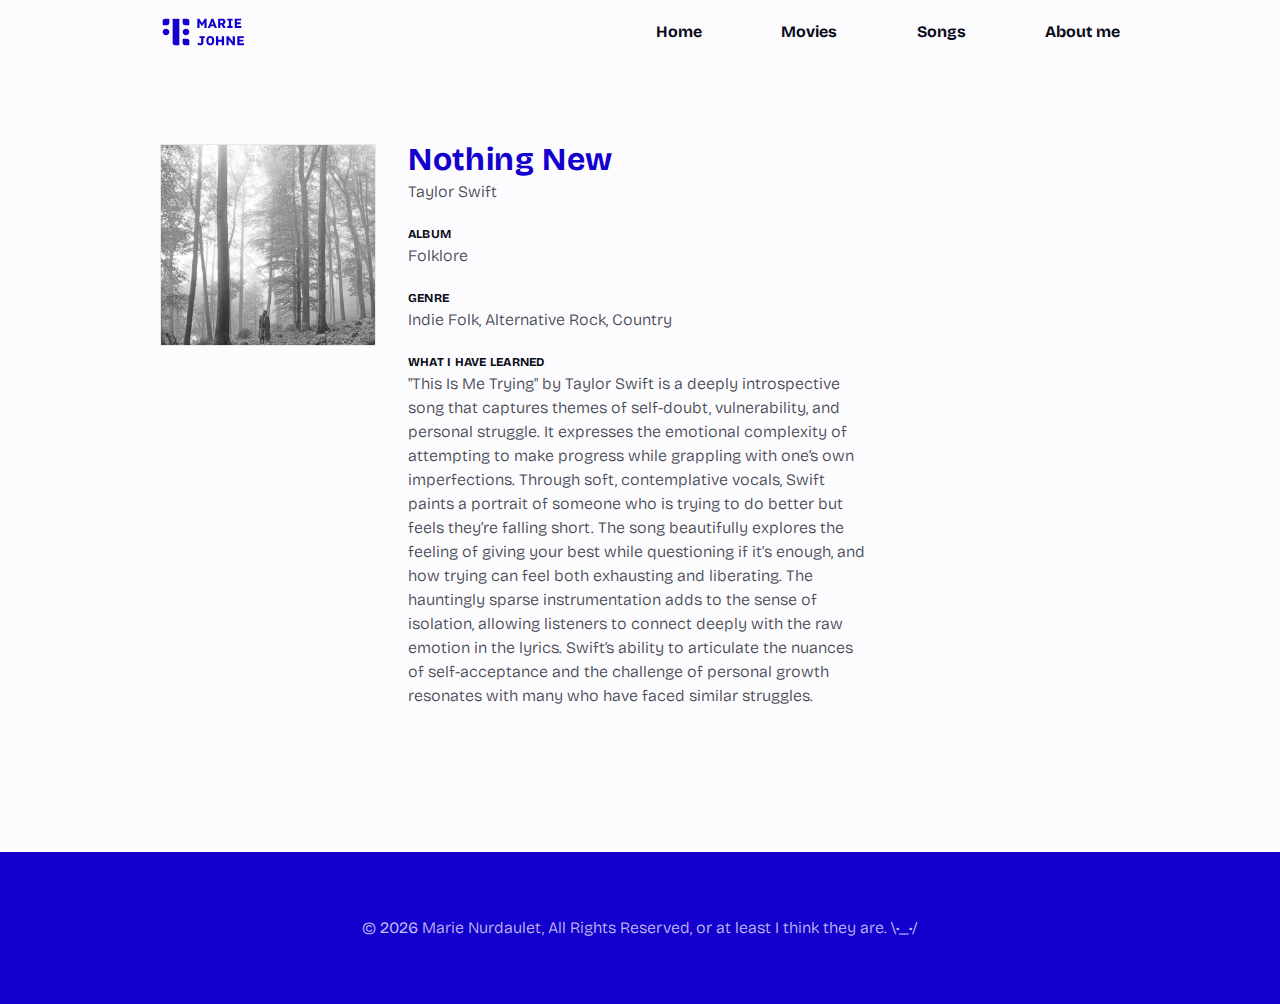
<file: trying.html>
<!DOCTYPE html>
<html lang="en">

<head>
    <meta charset="UTF-8">
    <meta name="viewport" content="width=device-width, initial-scale=1.0">
    <link rel="stylesheet" href="css/reset.css">
    <link rel="stylesheet" href="css/style.css">
    <link rel="preconnect" href="https://fonts.googleapis.com">
    <link rel="preconnect" href="https://fonts.gstatic.com" crossorigin>
    <link
        href="https://fonts.googleapis.com/css2?family=Bricolage+Grotesque:opsz,wght@12..96,200..800&family=Faculty+Glyphic&display=swap"
        rel="stylesheet">
    <title>This is me trying </title>
</head>

<body>
    <div class="skip"><a href="#main">Skip to Main Content</a></div>
    <header>
        <nav class="navbar" aria-label="Main navigation">
            <div class="menu">
                <img class="logo" src="img/logo.svg" alt="Marie Johne logo">
                <button class="hamburger">
                    <img class="menuIcon" src="img/menu.svg" alt="menu icon">
                    <img class="closeIcon" src="img/close.svg" alt="close icon">
                </button>
            </div>
            <ul class="nav-links">
                <li><a class="linkItem" href="index.html#home">Home</a></li>
                <li><a class="linkItem" href="index.html#movie_section">Movies</a></li>
                <li><a class="linkItem" href="index.html#song_section">Songs</a></li>
                <li><a class="linkItem" href="index.html#about_me_section">About me</a></li>
            </ul>
        </nav>
    </header>

    <main id="main" class="details">
        <div class="album">
            <img class="cover" src="img/folklore.png" alt="'This is me trying' album cover">
            <div class="music_player">
                <iframe src="https://www.youtube.com/embed/jZtc7Hi7Hpw?si=cO_XQFgGYecUk3wr" title="YouTube video player" allow="accelerometer; autoplay; clipboard-write; encrypted-media; gyroscope; picture-in-picture; web-share"
                    referrerpolicy="strict-origin-when-cross-origin" allowfullscreen></iframe>
            </div>
        </div>

        <div class="content">
            <div class="main_text">
                <h1>Nothing New</h1>
                <p>Taylor Swift</p>
            </div>
            <div class="desc_1">
                <h2>Album</h2>
                <p>Folklore</p>
            </div>
            <div class="desc_2">
                <h2>Genre</h2>
                <p>Indie Folk, Alternative Rock, Country</p>
            </div>
            <div class="desc_3">
                <h2>What I Have Learned</h2>
                <p>"This Is Me Trying" by Taylor Swift is a deeply introspective song that captures themes of
                    self-doubt, vulnerability, and personal struggle. It expresses the emotional complexity of
                    attempting to make progress while grappling with one’s own imperfections. Through soft,
                    contemplative vocals, Swift paints a portrait of someone who is trying to do better but feels
                    they’re falling short. The song beautifully explores the feeling of giving your best while
                    questioning if it's enough, and how trying can feel both exhausting and liberating. The hauntingly
                    sparse instrumentation adds to the sense of isolation, allowing listeners to connect deeply with the
                    raw emotion in the lyrics. Swift’s ability to articulate the nuances of self-acceptance and the
                    challenge of personal growth resonates with many who have faced similar struggles.</p>
            </div>
        </div>

    </main>
    <footer>
        <div class="footer">
            <p>&copy; <span id="year"></span> Marie Nurdaulet, All Rights Reserved, or at least I think they are. \•_•/
            </p>
        </div>
    </footer>
    <script src="js/menu.js"></script>
    <script src="js/slider.js"></script>
    <script>
        document.getElementById("year").innerHTML = new Date().getFullYear();
    </script>
</body>

</html>
</file>
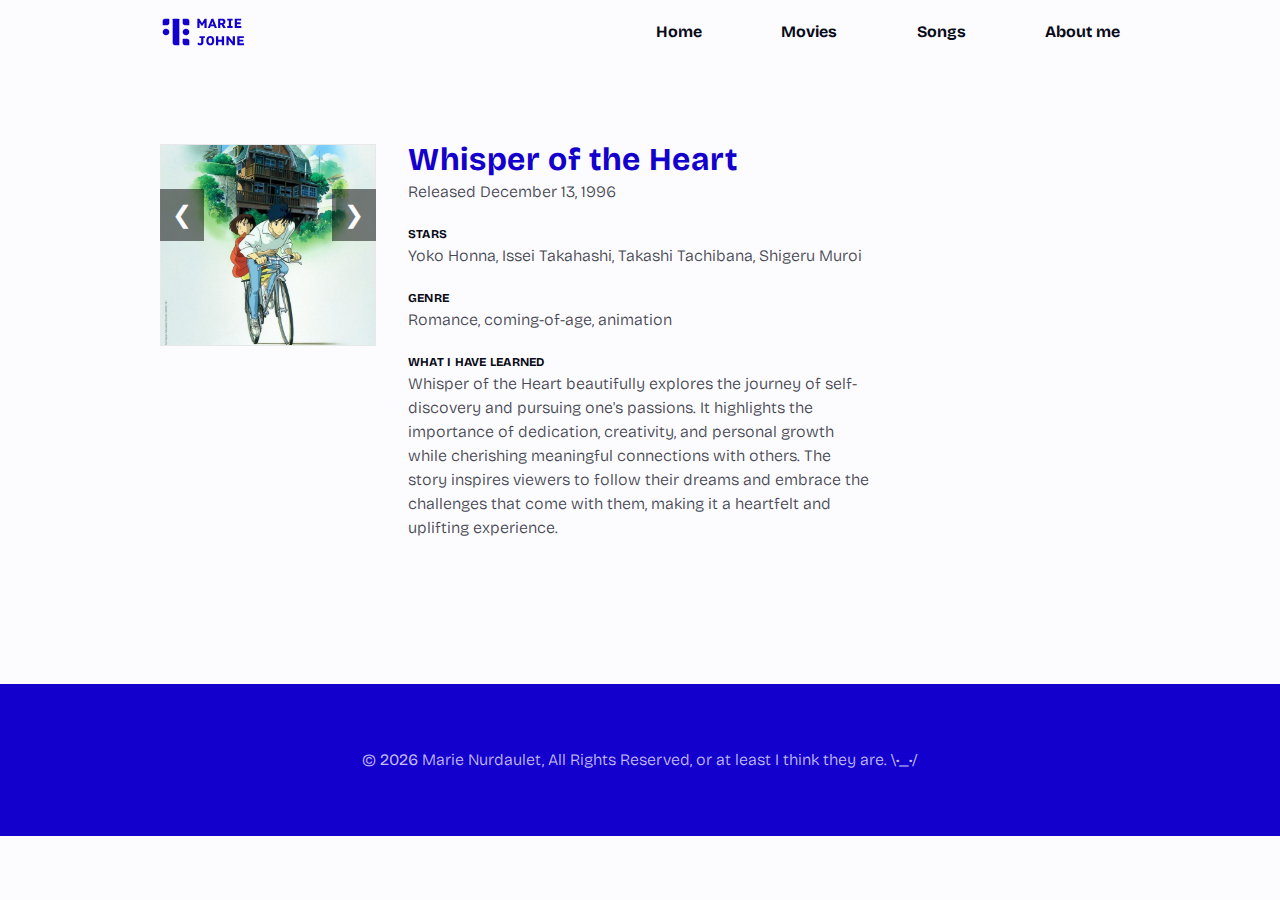
<file: whisper.html>
<!DOCTYPE html>
<html lang="en">

<head>
    <meta charset="UTF-8">
    <meta name="viewport" content="width=device-width, initial-scale=1.0">
    <link rel="stylesheet" href="css/reset.css">
    <link rel="stylesheet" href="css/style.css">
    <link rel="preconnect" href="https://fonts.googleapis.com">
    <link rel="preconnect" href="https://fonts.gstatic.com" crossorigin>
    <link
        href="https://fonts.googleapis.com/css2?family=Bricolage+Grotesque:opsz,wght@12..96,200..800&family=Faculty+Glyphic&display=swap"
        rel="stylesheet">
    <title>Whisper of the Heart </title>
</head>

<body>
    <div class="skip"><a href="#main">Skip to Main Content</a></div>
    <header>
        <nav class="navbar" aria-label="Main navigation">
            <div class="menu">
                <img class="logo" src="img/logo.svg" alt="Marie Johne logo">
                <button class="hamburger">
                    <img class="menuIcon" src="img/menu.svg" alt="menu icon">
                    <img class="closeIcon" src="img/close.svg" alt="close icon">
                </button>
            </div>
            <ul class="nav-links">
                <li><a class="linkItem" href="index.html#home">Home</a></li>
                <li><a class="linkItem" href="index.html#movie_section">Movies</a></li>
                <li><a class="linkItem" href="index.html#song_section">Songs</a></li>
                <li><a class="linkItem" href="index.html#about_me_section">About me</a></li>
            </ul>
        </nav>
    </header>

    <main id="main" class="details">
        <div class="slideshow">
            <img class="mySlides" src="img/whisper_of_the_heart.png" alt="1 scene from the movie">
            <img class="mySlides" src="img/whisper_of_the_heart_2.png" alt="2 scene from the movie">
            <img class="mySlides" src="img/whisper_of_the_heart_3.png" alt="3 scene from the movie">

            <button class="prev">&#10094;</button>
            <button class="next">&#10095;</button>
        </div>

        <div class="content">
            <div class="main_text">
                <h1>Whisper of the Heart </h1>
                <p>Released December 13, 1996</p>
            </div>
            <div class="desc_1">
                <h2>Stars</h2>
                <p>Yoko Honna, Issei Takahashi, Takashi Tachibana, Shigeru Muroi</p>
            </div>
            <div class="desc_2">
                <h2>Genre</h2>
                <p>Romance, coming-of-age, animation</p>
            </div>
            <div class="desc_3">
                <h2>What I Have Learned</h2>
                <p>Whisper of the Heart beautifully explores the journey of self-discovery and pursuing one's passions. It highlights the importance of dedication, creativity, and personal growth while cherishing meaningful connections with others. The story inspires viewers to follow their dreams and embrace the challenges that come with them, making it a heartfelt and uplifting experience.</p>
            </div>
        </div>

    </main>
    <footer>
        <div class="footer">
            <p>&copy; <span id="year"></span> Marie Nurdaulet, All Rights Reserved, or at least I think they are. \•_•/
            </p>
        </div>
    </footer>
    <script src="js/menu.js"></script>
    <script src="js/slider.js"></script>
    <script>
        document.getElementById("year").innerHTML = new Date().getFullYear();
    </script>
</body>

</html>
</file>
<file: css/style.css>
html {
    scroll-behavior: smooth;
    font-size: 100%;
    /* 1rem to equal 16px */
}

body {
    background-color: #FCFCFF;
    font-family: "Bricolage Grotesque", sans-serif;
    color: #464751;
    font-size: 1rem;
    line-height: 1.5;
}

h1 {
    font-size: 4rem;
    font-weight: 700;
    line-height: 1;
    letter-spacing: 0.02em;
    color: #1400CD;
}

h2 {
    font-size: 2rem;
    font-weight: 700;
    line-height: 1;
    letter-spacing: 0.02em;
    color: #1400CD;
}

h3 {
    font-size: 1.5rem;
    font-weight: 700;
    line-height: 1;
    letter-spacing: 0.02em;
    color: #1400CD;
}

hr {
    border-top: 0.2rem solid #FCFCFF;
    width: 100%;
    margin: 0;
}

p {
    font-size: 1rem;
    line-height: 1.5;
    font-weight: 300;
}

/* skip to main style */

.skip a {
    background: #fff;
    left: 0;
    padding: 0.375rem;
    /* 6px */
    -webkit-transition: top 1s ease-out;
    transition: top 1s ease-out;
    z-index: 56;
}

.skip a {
    position: absolute;
    top: -40px;
}

.skip a:focus {
    position: absolute;
    top: 20px;
}

:focus {
    outline: none;
    border: solid 2px;
}

/* menu */

.navbar {
    background-color: #FCFCFF;
    padding: 1rem 1rem;
    position: fixed;
    width: 100%;
    z-index: 10;
}

.menu {
    width: 100%;
    display: flex;
    justify-content: space-between;
    position: relative;
    z-index: 20;
}

.hamburger {
    all: unset;
}

.logo {
    height: 2rem;
    filter: invert(13%) sepia(94%) saturate(6234%) hue-rotate(252deg) brightness(72%) contrast(141%);
}

.hamburger img {
    filter: invert(13%) sepia(94%) saturate(6234%) hue-rotate(252deg) brightness(72%) contrast(141%);
    height: 2rem;
}

.closeIcon {
    display: none;
}

.nav-links {
    position: fixed;
    transform: translateY(-100%);
    transition: transform 0.2s;
    top: 0;
    left: 0;
    right: 0;
    bottom: 0;
    z-index: 10;
    background: #1400CD;
    color: #FCFCFF;
    list-style: none;
    padding: 7rem 1rem 2rem;
}

.nav-links li {
    padding-bottom: 2rem;
}

.nav-links li a {
    color: #FCFCFF;
    text-decoration: none;
    font-size: 2rem;
}

.showMenu {
    transform: translateY(0);
}

.menuShadow {
    box-shadow: 0rem 0.25rem 0.25rem 0rem rgba(0, 0, 0, 0.15);
}


/* hero section style */
.hero {
    background-image: url("../img/hero.png");
    background-size: cover;
    background-position: center;
    padding: 10rem 1rem 6rem;
    text-align: center;
}

.hero h1 {
    margin-bottom: 1rem;
}

.hero p {
    font-size: 1.5rem;
    margin-bottom: 3rem;
    color: #090B17;
}


/* movies section style */
.movies {
    padding: 4rem 1rem;
    background-color: #1400CD;
    display: grid;
    grid-template-columns: repeat(12, 1fr);
    row-gap: 2rem;
}

.heading {
    grid-column: 1 / -1;
}

/* cards hover over and focus style */
.card_1,
.card_2,
.card_3,
.card_4,
.card_5,
.card_6 {
    grid-column: 1 / -1;
    cursor: pointer;
    transition: transform 0.3s ease, box-shadow 0.3s ease;
}

.card_1:hover,
.card_2:hover,
.card_3:hover,
.card_4:hover,
.card_5:hover,
.card_6:hover {
    transform: scale(1.05);
    box-shadow: 0 0.25rem 0.75rem rgba(0, 0, 0, 0.1);
}

.card_1:focus,
.card_2:focus,
.card_3:focus,
.card_4:focus,
.card_5:focus,
.card_6:focus {
    outline: none;
}


.movies img,
.songs img {
    width: 100%;
    height: auto;
    margin-bottom: 1rem;
    border: 0.0625rem solid rgba(173, 173, 173, 0.25);
}

.movies h2 {
    color: #FCFCFF;
    margin-bottom: 1rem;
}

.movies h3 {
    color: #FCFCFF;
    margin-bottom: 0.25rem;
    white-space: nowrap;
    overflow: hidden;
    text-overflow: ellipsis;
    width: 100%;
}

.movies p {
    color: #C2BDF3;
}

/* songs section style */
.songs {
    padding: 4rem 1rem;
    background-color: #FCFCFF;
    display: grid;
    grid-template-columns: repeat(12, 1fr);
    row-gap: 2rem;
}

.songs h2 {
    color: #1400CD;
    margin-bottom: 1rem;
}

.songs hr {
    border-top: 0.2rem solid #1400CD;
}

.songs h3 {
    color: #090B17;
    margin-bottom: 0.25rem;
    white-space: nowrap;
    overflow: hidden;
    text-overflow: ellipsis;
    width: 100%;
}

/* about me section style */
.about_me {
    padding: 4rem 1rem;
    background-color: #FBDCD6;
}

.about_me h2 {
    margin-bottom: 1rem;
}

.faq {
    grid-column: 1 / -1;
    padding: 1.5rem 0;
    border-bottom: 0.2rem solid #4E22BD;
    cursor: pointer;
}


.faq h3 {
    color: #090B17;
    width: 80%;
    margin-bottom: 0.5rem;
}

.question {
    display: flex;
    justify-content: space-between;
    align-items: center;
}

.extend_close {
    all: unset;
}

.faq_extend,
.faq_close {
    width: 2.5rem;
}

.faq_close {
    display: none;
}

.answer {
    display: none;
}


/* footer section style */
.footer {
    background-color: #1400CD;
    color: #C2BDF3;
    padding: 3rem 1rem;
}


/* movies detailed page style */
.slideshow, .album {
    padding: 6rem 1rem 2rem;
    position: relative;
    width: 100%;
}

.slideshow img, .album img {
    width: 100%;
    height: auto;
    margin-bottom: 1rem;
    border: 0.0625rem solid rgba(173, 173, 173, 0.25);
}

.mySlides {
    display: none;
    width: 100%;
}

.prev,
.next {
    position: absolute;
    top: 50%;
    transform: translateY(-50%);
    background-color: rgba(0, 0, 0, 0.5);
    color: #FCFCFF;
    border: none;
    font-size: 1.5rem;
    padding: 0.75rem;
    cursor: pointer;
    z-index: 2;
}

.prev {
    left: 1rem;
}

.next {
    right: 1rem;
}

.content {
    padding: 0 1rem 4rem;
    display: grid;
    grid-template-columns: repeat(12, 1fr);
    row-gap: 1.5rem;
}

.main_text, .desc_1, .desc_2, .desc_3 {
    grid-column: 1 / -1;
}

.content h1 {
    font-size: 2rem;
    margin-bottom: 0.25rem;
}

.content h2 {
    font-size: 0.75rem;
    margin-bottom: 0.25rem;
    color:#090B17;
    text-transform: uppercase;
}



/* songs detailed page style */

.music_player iframe {
    display: block;
    width: 100%;
    border: none;
    padding: 0;
    margin: 0;
    border: 0;
}


@media screen and (prefers-reduced-motion: reduce) {
    html {
        scroll-behavior: auto;
        /* Removes scroll animation */
    }

    .skip a {
        -webkit-transition: none;
        /* sets to default setting */
        transition: none;
        /* sets to default setting */
    }
}

@media only screen and (min-width: 600px) {
    .hero {
        background-image: url("../img/ipad_bg.png");
    }
}

@media only screen and (min-width: 800px) {

    /* menu styling */
    .navbar {
        padding: 1rem 5rem;
        display: grid;
        grid-template-columns: repeat(12, 1fr);
        column-gap: 2rem;
        align-items: center;
    }

    .menu {
        grid-column: 1 / 4;
    }

    .hamburger {
        display: none;
    }

    .nav-links {
        position: relative;
        transform: none;
        transition: none;
        top: auto;
        left: auto;
        right: auto;
        bottom: auto;
        background: none;
        color: #090B17;
        display: flex;
        justify-content: space-between;
        gap: 1rem;
        grid-column: 7 / -1;
        padding: 0;
    }

    .nav-links li {
        margin: 0;
        padding: 0;
    }

    .nav-links li a {
        color: #090B17;
        font-size: 1rem;
        font-weight: 700;
    }

    .nav-links li a:hover {
        color: #1400CD;
    }

    /* hero sectio styling */
    .hero {
        padding: 10rem 5rem 5rem;
    }

    h1 {
        font-size: 6rem;
    }

    h2 {
        font-size: 3rem;
    }

    h3 {
        font-size: 2rem;
    }

    .hero p {
        font-size: 2rem;
    }

    /* movies, songs sections styling */
    .movies,
    .songs {
        padding: 5rem 5rem;
        display: grid;
        grid-template-columns: repeat(12, 1fr);
        gap: 2rem;
    }

    .card_1,
    .card_2,
    .card_3,
    .card_4,
    .card_5,
    .card_6 {
        grid-column: span 6;
    }

    .about_me {
        padding: 5rem 5rem;
    }

    .footer {
        padding: 3rem 5rem;
    }

    /* movie detailed page styling */
    .details {
        padding: 1rem 5rem;
    }
}

@media only screen and (min-width: 900px) {
    .hero {
        background-image: url("../img/900_bg.png");
    }
}

/* media for screens > 1200px */
@media only screen and (min-width: 1100px) {
    .navbar {
        padding: 1rem 10rem;
    }

    .hero {
        padding: 10rem 10rem 7.5rem;
        display: grid;
        grid-template-columns: repeat(12, 1fr);
        background-image: url("../img/medium_bg.png");
    }

    .hero h1,
    .hero p,
    .hero img {
        grid-column: 3 / 11;
    }

    .movies,
    .songs,
    .about_me {
        padding: 7.5rem 10rem;
    }

    .card_1,
    .card_2,
    .card_3,
    .card_4,
    .card_5,
    .card_6 {
        grid-column: span 4;
    }

    .footer {
        padding: 4rem 10rem;
        text-align: center;
    }

    /* movie detailed page styling */
    .details {
        padding: 9rem 10rem;
        display: grid;
        grid-template-columns: repeat(12, 1fr);
        column-gap: 2rem;
    }

    .slideshow {
        padding: 0;
        grid-column: 1 / 4;
    }

    .content {
        padding: 0;
        grid-column: 4 / span 6;
    }

    .prev,
    .next {
        top: 18%;
    }
    .prev {
        left: 0;
    }

    .next {
        right: 0;
    }

    .album {
        padding: 0;
        grid-column: 1 / 4;
    }
}

@media only screen and (min-width: 1400px) {
    .hero {
        background-image: url("../img/large_bg.png");
    }

    /* movie detailed page styling */
    .prev,
    .next {
        top: 28%;
    }
}
</file>
